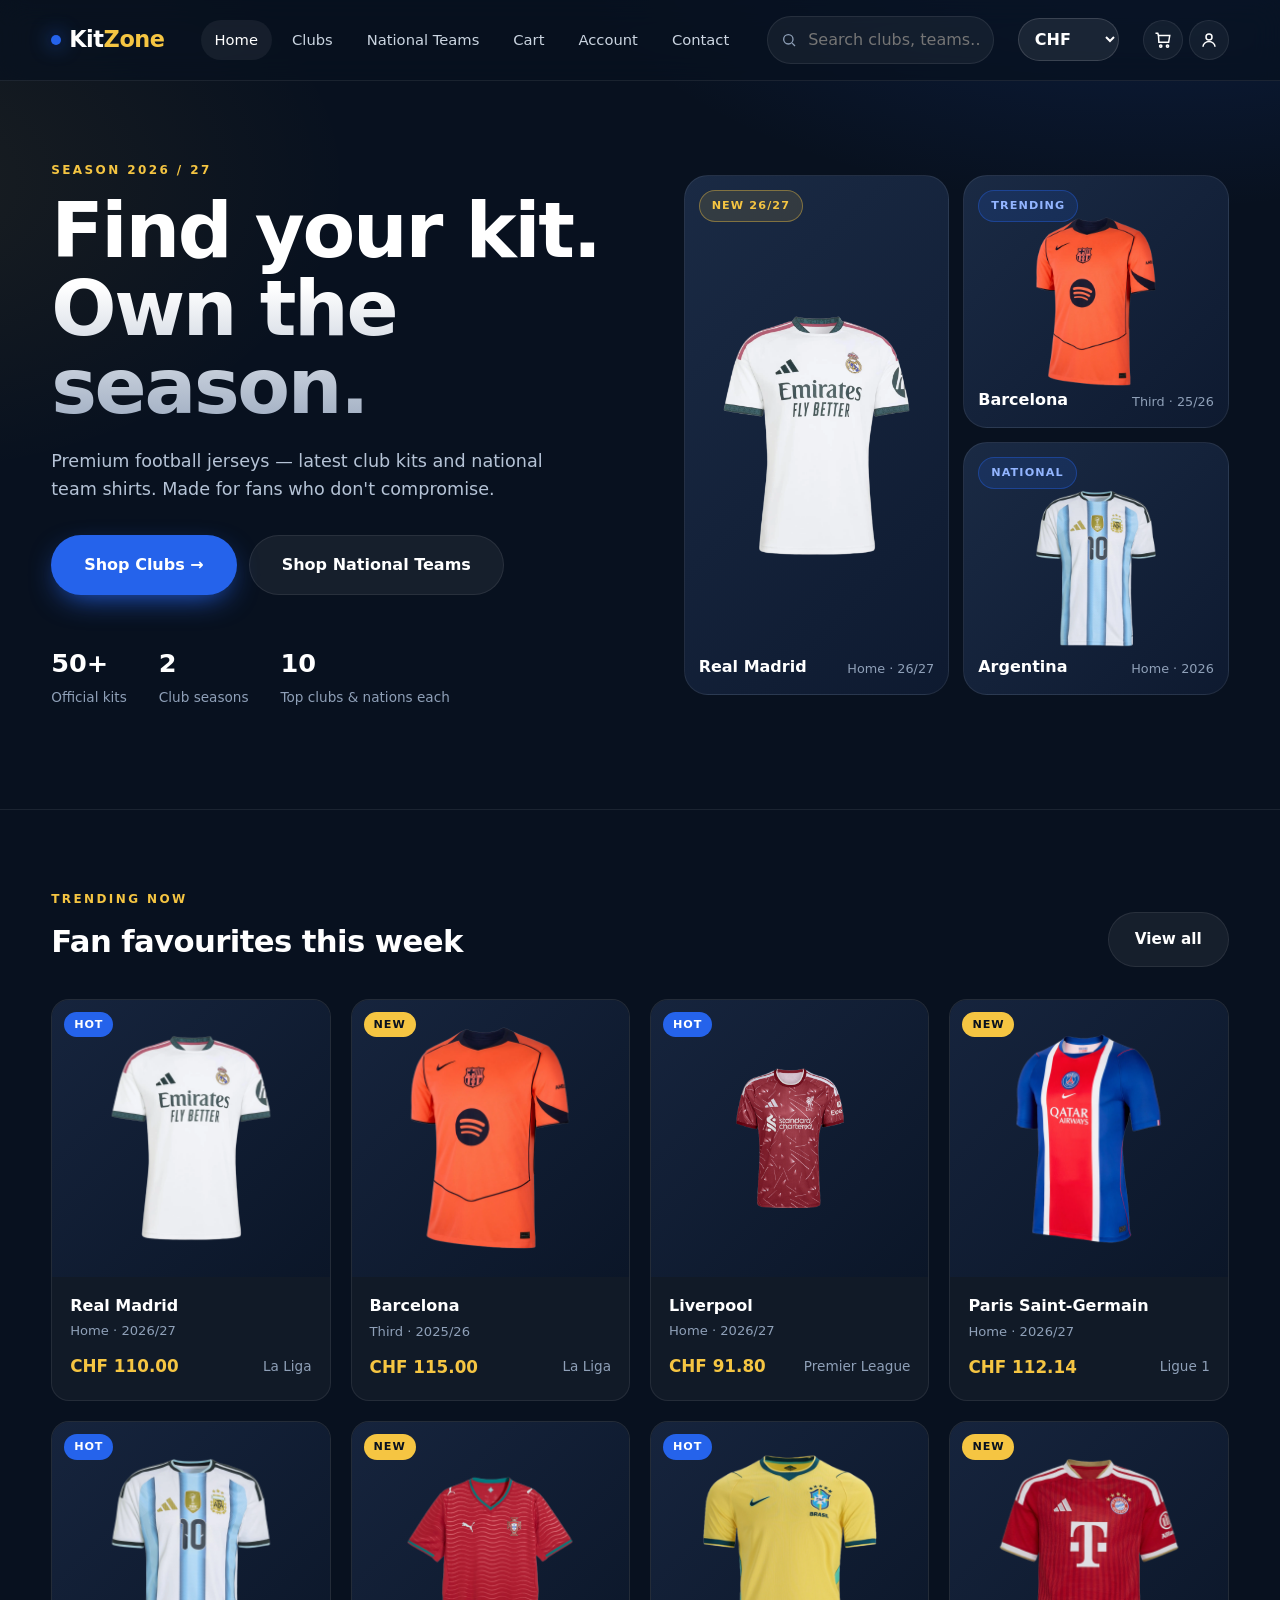
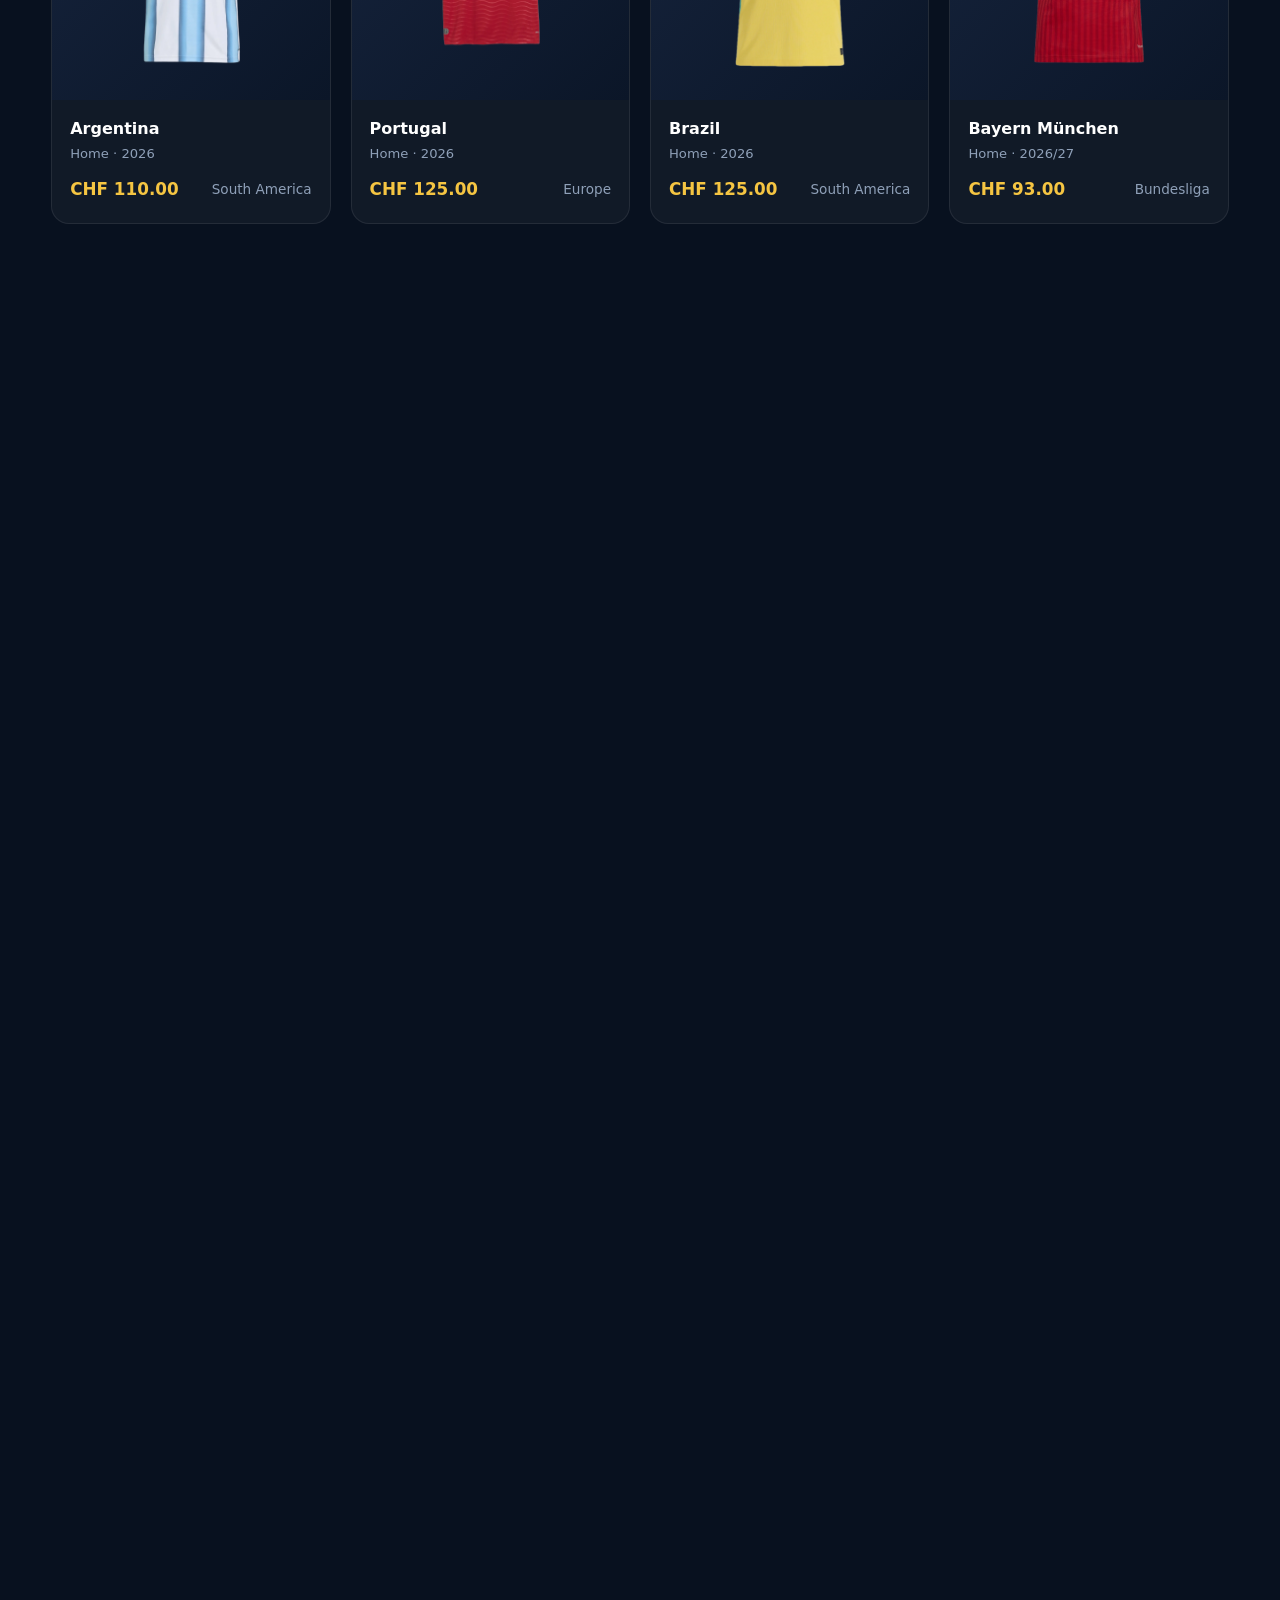
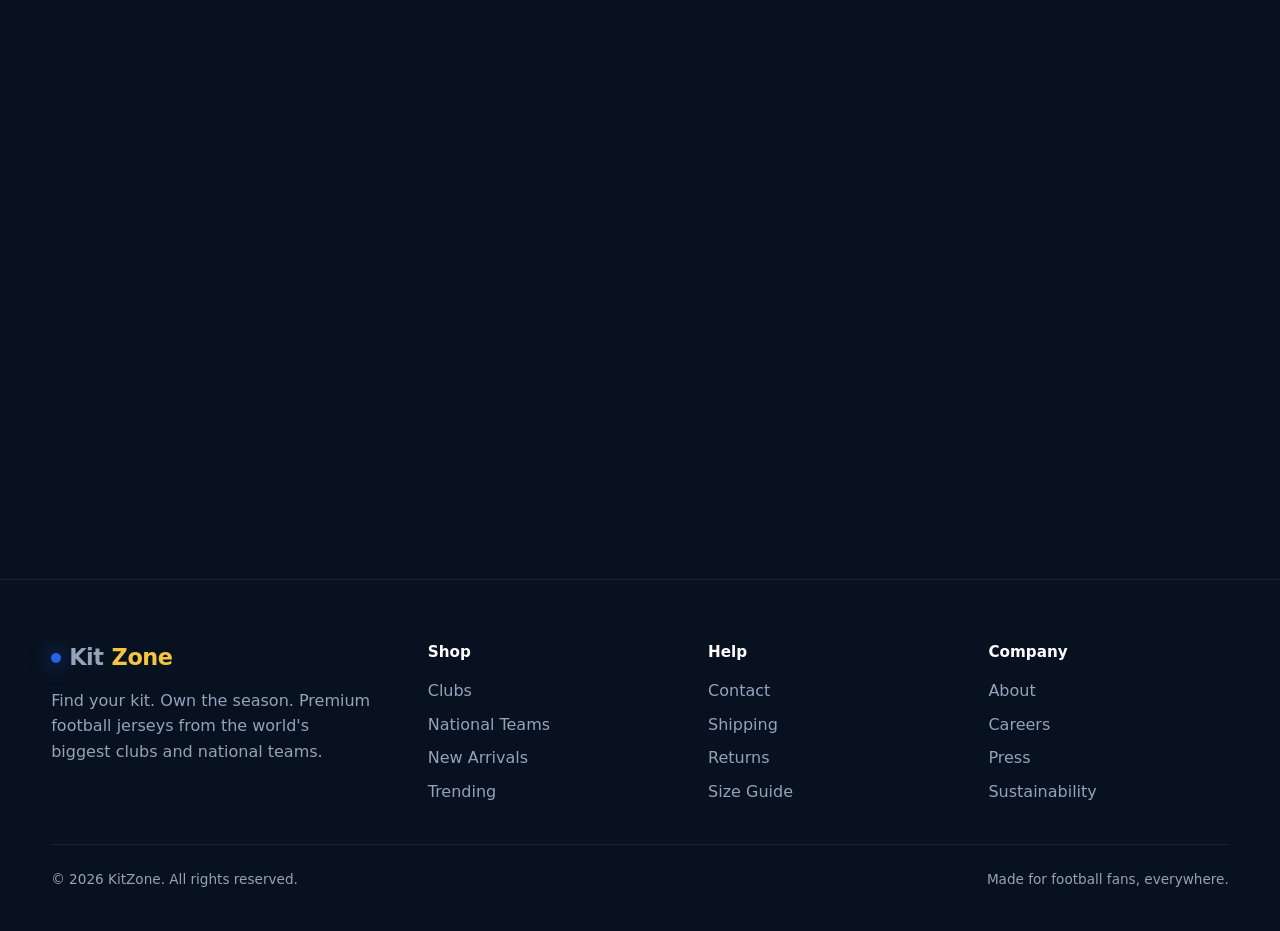
<file: index.html>
<!doctype html>
<html lang="en">
  <head>
    <meta charset="utf-8" />
    <meta name="viewport" content="width=device-width,initial-scale=1" />
    <title>KitZone — Find your kit. Own the season.</title>
    <meta
      name="description"
      content="Premium football jerseys from clubs and national teams."
    />
    <link rel="stylesheet" href="css/style.css" />
  </head>
  <body data-page="home">
    <header class="header" data-header></header>

    <section class="hero">
      <div class="container hero-grid">
        <div class="reveal">
          <div class="eyebrow">Season 2026 / 27</div>
          <h1>Find your kit. Own the season.</h1>
          <p class="lead">
            Premium football jerseys — latest club kits and national team
            shirts. Made for fans who don't compromise.
          </p>

          <div class="hero-actions">
            <a href="clubs.html" class="btn btn-primary btn-lg">Shop Clubs →</a>
            <a href="nationalteams.html" class="btn btn-ghost btn-lg"
              >Shop National Teams</a
            >
          </div>

          <div class="hero-stats">
            <div>
              <strong id="kitCount">50+</strong><span>Official kits</span>
            </div>
            <div><strong>2</strong><span>Club seasons</span></div>
            <div><strong>10</strong><span>Top clubs & nations each</span></div>
          </div>
        </div>

        <div class="hero-visual reveal">
          <div class="hero-tile">
            <span class="badge gold">New 26/27</span>
            <div class="jersey" id="heroJ1"></div>
            <div class="jersey-caption">
              <strong>Real Madrid</strong><span>Home · 26/27</span>
            </div>
          </div>

          <div class="hero-tile">
            <span class="badge">Trending</span>
            <div class="jersey" id="heroJ2"></div>
            <div class="jersey-caption">
              <strong>Barcelona</strong><span>Third · 25/26</span>
            </div>
          </div>

          <div class="hero-tile">
            <span class="badge">National</span>
            <div class="jersey" id="heroJ3"></div>
            <div class="jersey-caption">
              <strong>Argentina</strong><span>Home · 2026</span>
            </div>
          </div>
        </div>
      </div>
    </section>

    <section class="section" id="trending">
      <div class="container">
        <div class="section-head reveal">
          <div>
            <div class="eyebrow">Trending Now</div>
            <h2>Fan favourites this week</h2>
          </div>
          <a href="clubs.html" class="btn btn-ghost">View all</a>
        </div>
        <div class="product-grid" id="trendingGrid"></div>
      </div>
    </section>

    <section class="section" id="new" style="padding-top: 0">
      <div class="container">
        <div class="section-head reveal">
          <div>
            <div class="eyebrow">Season 26 / 27</div>
            <h2>New arrivals</h2>
          </div>
          <a href="clubs.html" class="btn btn-ghost">Explore</a>
        </div>
        <div class="product-grid" id="newGrid"></div>
      </div>
    </section>

    <section class="section" style="padding-top: 0">
      <div class="container">
        <div class="section-head reveal">
          <div>
            <div class="eyebrow">By competition</div>
            <h2>Browse by league</h2>
          </div>
        </div>
        <div class="grid-cards reveal" id="leagueGrid"></div>
      </div>
    </section>

    <section class="section" style="padding-top: 0">
      <div class="container">
        <div class="section-head reveal">
          <div>
            <div class="eyebrow">Nations</div>
            <h2>Browse national teams</h2>
          </div>
          <a href="nationalteams.html" class="btn btn-ghost">All teams →</a>
        </div>
        <div class="grid-cards reveal" id="ntPreview"></div>
      </div>
    </section>

    <section class="section" style="padding-top: 0">
      <div class="container reveal">
        <div class="newsletter">
          <div class="eyebrow" style="color: var(--gold)">Newsletter</div>
          <h2>Kit drops, straight to your inbox.</h2>
          <p>
            Be first to know when new kits launch. No spam — only the good
            stuff.
          </p>

          <form id="newsForm" novalidate>
            <input
              type="email"
              placeholder="your@email.com"
              id="newsEmail"
              required
            />
            <button type="submit" class="btn btn-gold">Subscribe</button>
          </form>

          <div class="msg" id="newsMsg"></div>
        </div>
      </div>
    </section>

    <footer class="footer" data-footer></footer>

    <script src="js/data.js"></script>
    <script src="js/app.js"></script>

    <script>
      document.getElementById("kitCount").textContent = "50+";

      document.getElementById("heroJ1").innerHTML = window.renderJerseyImage(
        "club",
        "real",
        "2026/27",
        "Home",
        "Real Madrid Home 2026/27",
      );

      document.getElementById("heroJ2").innerHTML = window.renderJerseyImage(
        "club",
        "barca",
        "2025/26",
        "Third",
        "Barcelona Third 2025/26",
      );

      document.getElementById("heroJ3").innerHTML = window.renderJerseyImage(
        "country",
        "argentina",
        "2026",
        "Home",
        "Argentina Home 2026",
      );

      const trending = [
        { kind: "club", id: "real", season: "2026/27", type: "Home" },
        { kind: "club", id: "barca", season: "2025/26", type: "Third" },
        { kind: "club", id: "liverpool", season: "2026/27", type: "Home" },
        { kind: "club", id: "psg", season: "2026/27", type: "Home" },
        { kind: "country", id: "argentina", season: "2026", type: "Home" },
        { kind: "country", id: "portugal", season: "2026", type: "Home" },
        { kind: "country", id: "brazil", season: "2026", type: "Home" },
        { kind: "club", id: "bayern", season: "2026/27", type: "Home" },
      ];

      document.getElementById("trendingGrid").innerHTML = trending
        .map((item, index) => {
          const src =
            item.kind === "club"
              ? window.findClub(item.id)
              : window.findCountry(item.id);
          const price = window.getJerseyPrice(
            item.kind,
            item.id,
            item.season,
            item.type,
          );

          return `
      <a class="product-card reveal" href="${window.jerseyUrl(item.kind, item.id, item.season, item.type)}">
        <div class="img">
          <span class="tag ${index % 2 === 0 ? "blue" : ""}">${index % 2 === 0 ? "Hot" : "New"}</span>
          ${window.renderJerseyImage(item.kind, item.id, item.season, item.type, `${src.name} ${item.type}`)}
        </div>

        <div class="info">
          <h4>${src.name}</h4>
          <div class="sub">${item.type} · ${item.season}</div>
          <div class="row">
            <span class="price">${window.formatPrice(price)}</span>
            <span style="color:var(--muted);font-size:.85rem">
              ${item.kind === "club" ? src.league : src.continent}
            </span>
          </div>
        </div>
      </a>
    `;
        })
        .join("");

      document.getElementById("newGrid").innerHTML = window.clubs
        .slice(0, 8)
        .map((club) => {
          const price = window.getJerseyPrice(
            "club",
            club.id,
            "2026/27",
            "Home",
          );

          return `
      <a class="product-card reveal" href="${window.jerseyUrl("club", club.id, "2026/27", "Home")}">
        <div class="img">
          <span class="tag">New 26/27</span>
          ${window.renderJerseyImage("club", club.id, "2026/27", "Home", `${club.name} Home 2026/27`)}
        </div>

        <div class="info">
          <h4>${club.name}</h4>
          <div class="sub">Home Kit · 2026/27</div>
          <div class="row">
            <span class="price">${window.formatPrice(price)}</span>
            <span style="color:var(--muted);font-size:.85rem">${club.league}</span>
          </div>
        </div>
      </a>
    `;
        })
        .join("");

      const leagues = [
        {
          name: "Premier League",
          country: "England",
          img: "assets/logos/league/prem.png",
        },
        {
          name: "La Liga",
          country: "Spain",
          img: "assets/logos/league/laliga.png",
        },
        {
          name: "Bundesliga",
          country: "Germany",
          img: "assets/logos/league/bundesliga.png",
        },
        {
          name: "Serie A",
          country: "Italy",
          img: "assets/logos/league/seriea.png",
        },
        {
          name: "Ligue 1",
          country: "France",
          img: "assets/logos/league/ligue1.png",
        },
      ];

      document.getElementById("leagueGrid").innerHTML = leagues
        .map(
          (league) => `
      <a class="card" href="clubs.html?league=${encodeURIComponent(league.name)}">
        <div class="crest">
          <img class="team-logo-img" src="${league.img}" alt="${league.name} logo">
        </div>
        <h3>${league.name}</h3>
        <div class="meta">${league.country}</div>
        <div class="link">Explore clubs →</div>
      </a>
    `,
        )
        .join("");

      document.getElementById("ntPreview").innerHTML = window.nationalTeams
        .slice(0, 5)
        .map(
          (team) => `
    <a class="card" href="country.html?id=${team.id}">
      <div class="crest">
        ${window.renderLogo("country", team.id, `${team.name} logo`)}
      </div>
      <h3>${team.name}</h3>
      <div class="meta">${team.continent}</div>
      <div class="link">Browse jerseys →</div>
    </a>
  `,
        )
        .join("");

      document
        .getElementById("newsForm")
        .addEventListener("submit", (event) => {
          event.preventDefault();

          const email = document.getElementById("newsEmail").value.trim();
          const msg = document.getElementById("newsMsg");

          const ok = /^[^\s@]+@[^\s@]+\.[^\s@]+$/.test(email);

          if (!ok) {
            msg.textContent = "Please enter a valid email.";
            msg.className = "msg err";
            return;
          }

          msg.textContent = "You're in. Welcome to KitZone.";
          msg.className = "msg ok";
          event.target.reset();
        });

      document.querySelectorAll(".reveal").forEach((el) => {
        const io = new IntersectionObserver(
          (entries) => {
            entries.forEach((entry) => {
              if (entry.isIntersecting) {
                entry.target.classList.add("in");
                io.disconnect();
              }
            });
          },
          { threshold: 0.1 },
        );

        io.observe(el);
      });
    </script>
  </body>
</html>
</file>
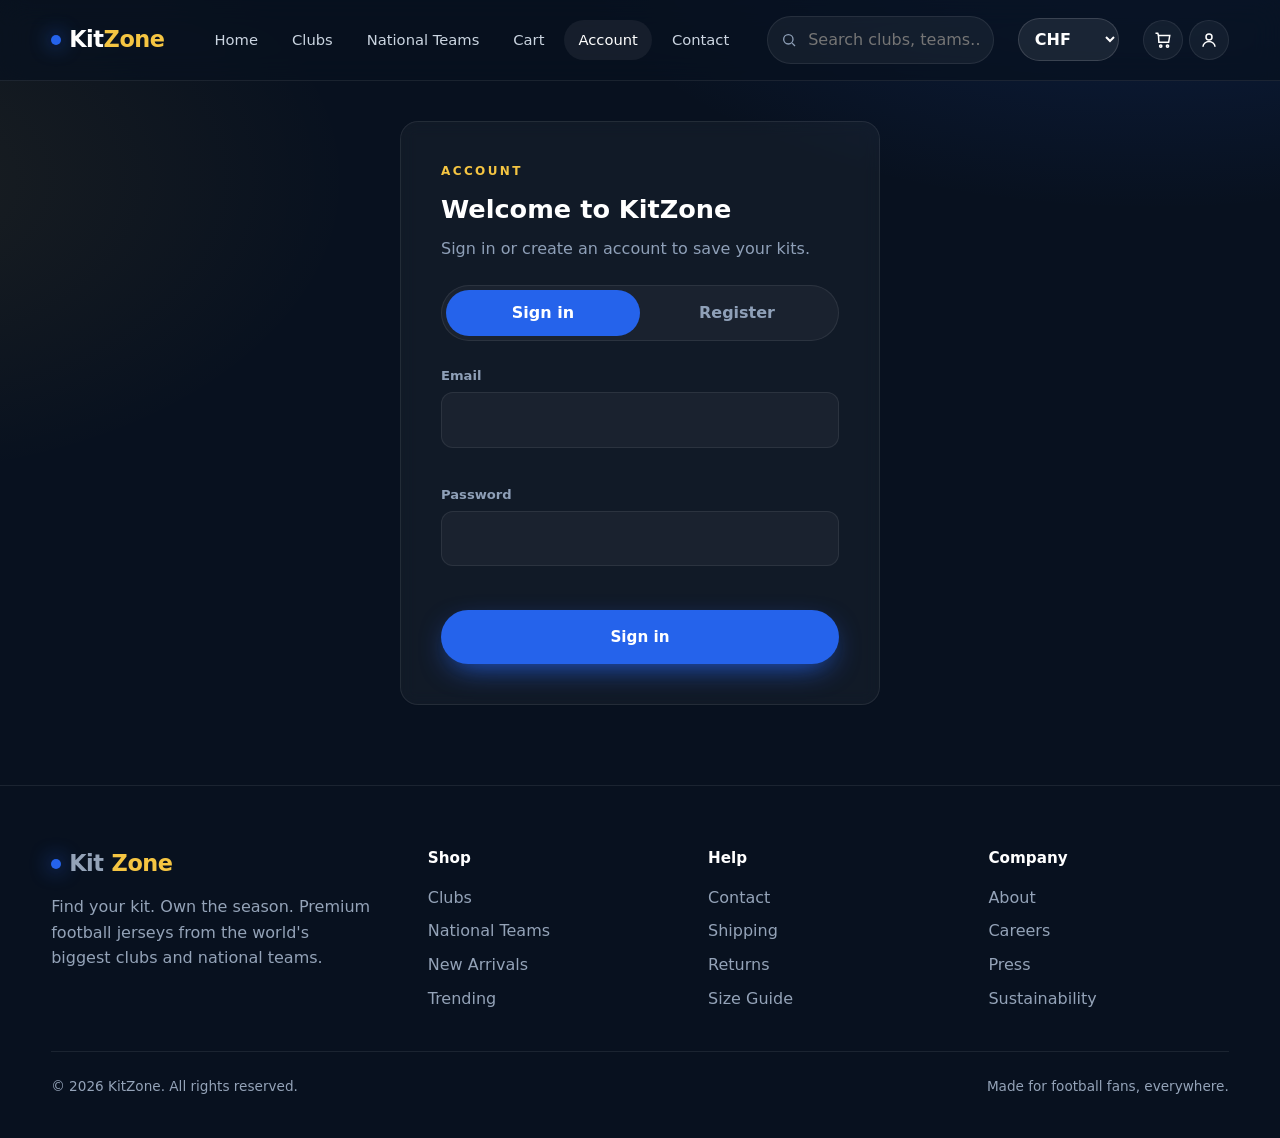
<file: account.html>
<!doctype html>
<html lang="en">
<head>
<meta charset="utf-8"/>
<meta name="viewport" content="width=device-width,initial-scale=1"/>
<title>Account — KitZone</title>
<link rel="stylesheet" href="css/style.css"/>
</head>
<body data-page="account">
<header class="header" data-header></header>

<section class="container">
  <div id="accountPanel"></div>
</section>

<footer class="footer" data-footer></footer>
<script src="js/data.js"></script>
<script src="js/app.js"></script>
<script>
  const panel = document.getElementById('accountPanel');

  function getUsers() { try { return JSON.parse(localStorage.getItem('kz_users')||'[]'); } catch { return []; } }
  function saveUsers(u) { localStorage.setItem('kz_users', JSON.stringify(u)); }
  function getCurrent() { try { return JSON.parse(localStorage.getItem('kz_user')||'null'); } catch { return null; } }
  function setCurrent(u) { if (u) localStorage.setItem('kz_user', JSON.stringify(u)); else localStorage.removeItem('kz_user'); }

  function renderAuth(tab = 'login') {
    panel.innerHTML = `
      <div class="form-panel">
        <div class="eyebrow">Account</div>
        <h2>Welcome to KitZone</h2>
        <p>Sign in or create an account to save your kits.</p>
        <div class="form-tabs">
          <button id="tabLogin" class="${tab==='login'?'active':''}">Sign in</button>
          <button id="tabSignup" class="${tab==='signup'?'active':''}">Register</button>
        </div>
        <div id="formHolder"></div>
      </div>
    `;
    document.getElementById('tabLogin').onclick = () => renderAuth('login');
    document.getElementById('tabSignup').onclick = () => renderAuth('signup');
    document.getElementById('formHolder').innerHTML = tab === 'login' ? loginForm() : signupForm();
    wireForm(tab);
  }

  function loginForm() {
    return `
      <form id="authForm" novalidate>
        <div class="form-group"><label>Email</label><input type="email" id="email"/><div class="err" data-for="email"></div></div>
        <div class="form-group"><label>Password</label><input type="password" id="password"/><div class="err" data-for="password"></div></div>
        <button class="btn btn-primary" type="submit">Sign in</button>
      </form>
    `;
  }
  function signupForm() {
    return `
      <form id="authForm" novalidate>
        <div class="form-group"><label>Name</label><input type="text" id="name"/><div class="err" data-for="name"></div></div>
        <div class="form-group"><label>Email</label><input type="email" id="email"/><div class="err" data-for="email"></div></div>
        <div class="form-group"><label>Password</label><input type="password" id="password"/><div class="err" data-for="password"></div></div>
        <button class="btn btn-primary" type="submit">Create account</button>
      </form>
    `;
  }
  function err(id, msg) { const el = document.querySelector(`[data-for="${id}"]`); if (el) el.textContent = msg||''; }

  function wireForm(tab) {
    document.getElementById('authForm').addEventListener('submit', e => {
      e.preventDefault();
      ['name','email','password'].forEach(k => err(k,''));
      const email = document.getElementById('email').value.trim();
      const password = document.getElementById('password').value;
      if (!/^[^\s@]+@[^\s@]+\.[^\s@]+$/.test(email)) return err('email','Invalid email.');
      if (password.length < 6) return err('password','Min 6 characters.');
      const users = getUsers();
      if (tab === 'signup') {
        const name = document.getElementById('name').value.trim();
        if (name.length < 2) return err('name','Enter your name.');
        if (users.find(u => u.email === email)) return err('email','Email already registered.');
        const user = { name, email, password };
        users.push(user); saveUsers(users); setCurrent(user); render();
      } else {
        const u = users.find(u => u.email === email && u.password === password);
        if (!u) return err('password','Invalid credentials.');
        setCurrent(u); render();
      }
    });
  }

  function renderProfile(user) {
    panel.innerHTML = `
      <div class="form-panel">
        <div class="profile-card">
          <div class="avatar">${user.name.charAt(0).toUpperCase()}</div>
          <div>
            <h3>Hallo, ${user.name}</h3>
            <p>${user.email}</p>
          </div>
          <button class="btn btn-ghost" id="logoutBtn">Logout</button>
        </div>
        <h3 style="margin-bottom:14px">Profile settings</h3>
        <form id="profileForm">
          <div class="form-group"><label>Name</label><input type="text" id="pName" value="${user.name}"/></div>
          <div class="form-group"><label>Email</label><input type="email" id="pEmail" value="${user.email}"/></div>
          <div class="form-group"><label>New password (optional)</label><input type="password" id="pPass" placeholder="Leave blank to keep current"/></div>
          <button class="btn btn-primary" type="submit">Save changes</button>
          <div class="err" id="profileMsg" style="text-align:center;margin-top:10px"></div>
        </form>
      </div>
    `;
    document.getElementById('logoutBtn').onclick = () => { setCurrent(null); render(); };
    document.getElementById('profileForm').addEventListener('submit', e => {
      e.preventDefault();
      const name = document.getElementById('pName').value.trim();
      const email = document.getElementById('pEmail').value.trim();
      const pass = document.getElementById('pPass').value;
      const msg = document.getElementById('profileMsg');
      if (name.length < 2 || !/^[^\s@]+@[^\s@]+\.[^\s@]+$/.test(email)) { msg.textContent='Check your inputs.'; msg.style.color='#ff9b9b'; return; }
      const users = getUsers();
      const idx = users.findIndex(u => u.email === user.email);
      if (idx < 0) return;
      users[idx].name = name; users[idx].email = email;
      if (pass && pass.length >= 6) users[idx].password = pass;
      saveUsers(users); setCurrent(users[idx]);
      msg.textContent='Saved.'; msg.style.color='#7ee2b8';
      setTimeout(render, 700);
    });
  }

  function render() {
    const u = getCurrent();
    if (u) renderProfile(u); else renderAuth('login');
  }
  render();
</script>
</body>
</html>
</file>
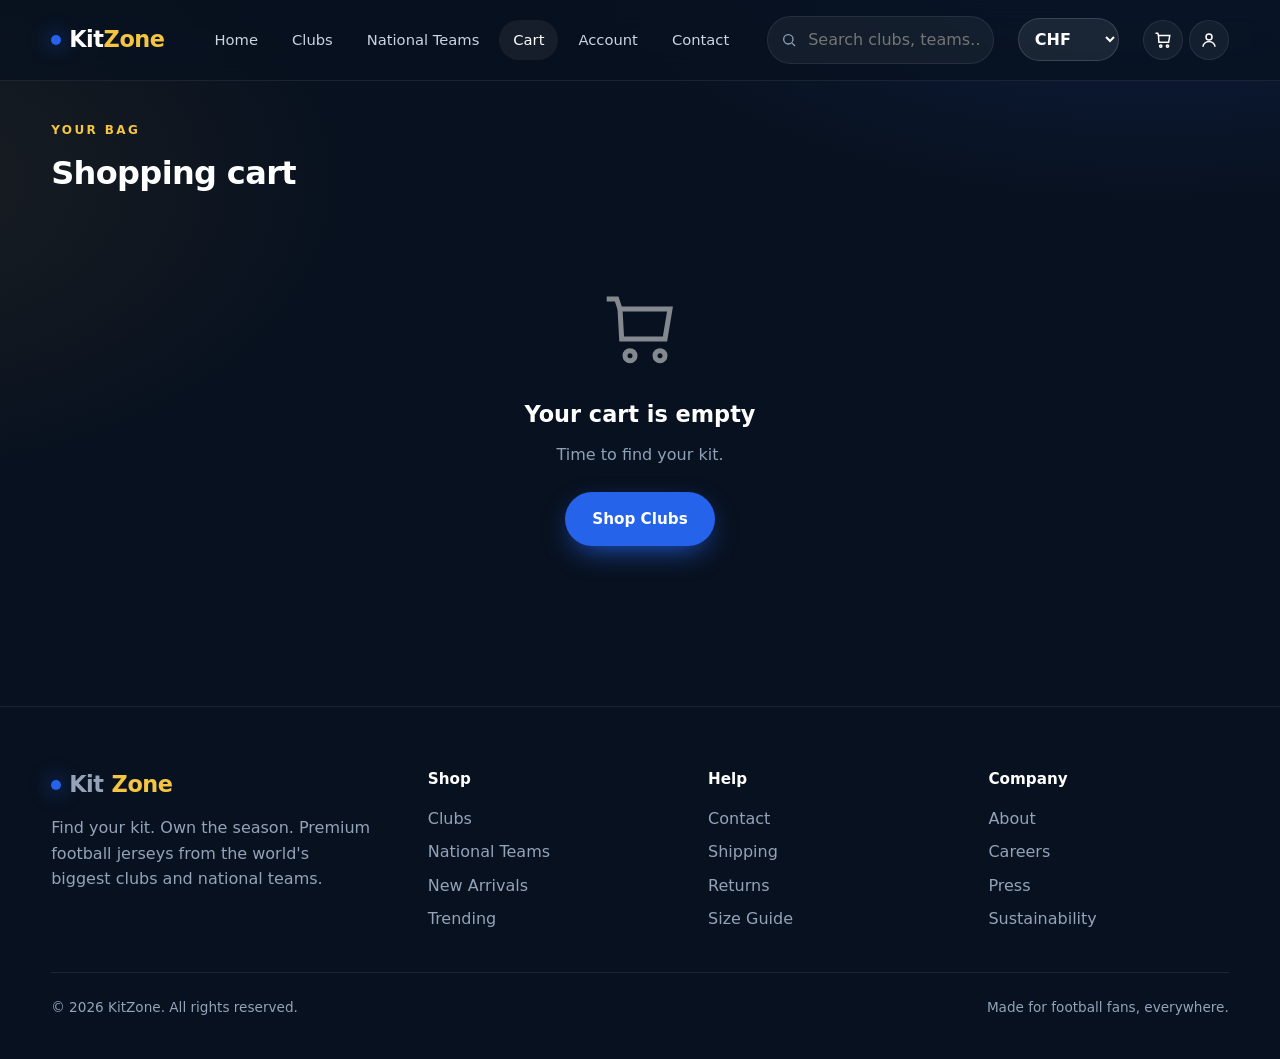
<file: cart.html>
<!doctype html>
<html lang="en">
  <head>
    <meta charset="utf-8" />
    <meta name="viewport" content="width=device-width,initial-scale=1" />
    <title>Cart — KitZone</title>
    <link rel="stylesheet" href="css/style.css" />
  </head>
  <body data-page="cart">
    <header class="header" data-header></header>

    <section class="container">
      <div style="padding: 40px 0 10px">
        <div class="eyebrow">Your bag</div>
        <h1 style="font-size: 2rem; font-weight: 900; letter-spacing: -0.02em">
          Shopping cart
        </h1>
      </div>

      <div id="cartWrap"></div>
    </section>

    <footer class="footer" data-footer></footer>

    <script src="js/data.js"></script>
    <script src="js/app.js"></script>
    <script>
      const wrap = document.getElementById("cartWrap");

      function cartItemTotalInSelectedCurrency(item) {
        return window.convertPrice(item.price) * (item.qty || 1);
      }

      function render() {
        const cart = getCart();

        if (!cart.length) {
          wrap.innerHTML = `
        <div class="empty-cart">
          <svg viewBox="0 0 24 24" fill="none" stroke="currentColor" stroke-width="1.5">
            <path d="M6 6h15l-1.5 9h-13z"/>
            <circle cx="9" cy="20" r="1.5"/>
            <circle cx="18" cy="20" r="1.5"/>
            <path d="M6 6L5 3H2"/>
          </svg>
          <h2 style="font-size:1.4rem;margin-bottom:10px">Your cart is empty</h2>
          <p style="color:var(--muted);margin-bottom:24px">Time to find your kit.</p>
          <a href="clubs.html" class="btn btn-primary">Shop Clubs</a>
        </div>
      `;
          return;
        }

        const subtotal = cart.reduce(
          (sum, item) => sum + cartItemTotalInSelectedCurrency(item),
          0,
        );
        const shipping = subtotal > 150 ? 0 : 9.9;
        const total = subtotal + shipping;

        wrap.innerHTML = `
      <div class="cart-layout">
        <div class="cart-items">
          ${cart
            .map(
              (item, idx) => `
              <div class="cart-item">
                <div class="img">
                  <img class="real-jersey-img" src="${item.image}" alt="${item.teamName} ${item.type}">
                </div>

                <div>
                  <h4>${item.teamName} — ${item.type}</h4>
                  <div class="sub">${item.kind === "club" ? "Season" : "Year"} ${item.season}</div>

                  <div class="details">
                    <span>Size ${item.size}</span>
                    ${
                      item.perso
                        ? `<span>${item.perso.name} #${item.perso.number}</span>`
                        : `<span>No personalisation</span>`
                    }
                    <span>${item.manufacturer || ""}</span>
                  </div>
                </div>

                <div class="right">
                  <div class="qty">
                    <button data-act="dec" data-idx="${idx}">−</button>
                    <span>${item.qty || 1}</span>
                    <button data-act="inc" data-idx="${idx}">+</button>
                  </div>

                  <div style="font-weight:800;color:var(--gold)">
                    ${window.formatConvertedNumber(cartItemTotalInSelectedCurrency(item))}
                  </div>

                  <button class="remove" data-act="rm" data-idx="${idx}">Remove</button>
                </div>
              </div>
            `,
            )
            .join("")}
        </div>

        <div class="cart-summary">
          <h3>Order summary</h3>

          <div class="summary-row">
            <span>Subtotal</span>
            <span>${window.formatConvertedNumber(subtotal)}</span>
          </div>

          <div class="summary-row">
            <span>Shipping</span>
            <span>${shipping ? window.formatConvertedNumber(shipping) : "Free"}</span>
          </div>

          <div class="summary-row total">
            <span>Total</span>
            <span>${window.formatConvertedNumber(total)}</span>
          </div>

          <button 
            class="btn btn-gold" 
            style="width:100%;margin-top:20px" 
            onclick="alert('This is a demo checkout — thanks for trying KitZone!')"
          >
            Checkout
          </button>

          <p style="color:var(--muted);font-size:.8rem;text-align:center;margin-top:12px">
            Free shipping over ${window.formatConvertedNumber(150)} · 30-day returns
          </p>
        </div>
      </div>
    `;

        wrap.querySelectorAll("[data-act]").forEach((btn) => {
          btn.addEventListener("click", () => {
            const idx = Number(btn.dataset.idx);
            const cart = getCart();

            if (btn.dataset.act === "inc") {
              cart[idx].qty = (cart[idx].qty || 1) + 1;
            }

            if (btn.dataset.act === "dec") {
              cart[idx].qty = Math.max(1, (cart[idx].qty || 1) - 1);
            }

            if (btn.dataset.act === "rm") {
              cart.splice(idx, 1);
            }

            saveCart(cart);
            render();
          });
        });
      }

      render();
    </script>
  </body>
</html>
</file>
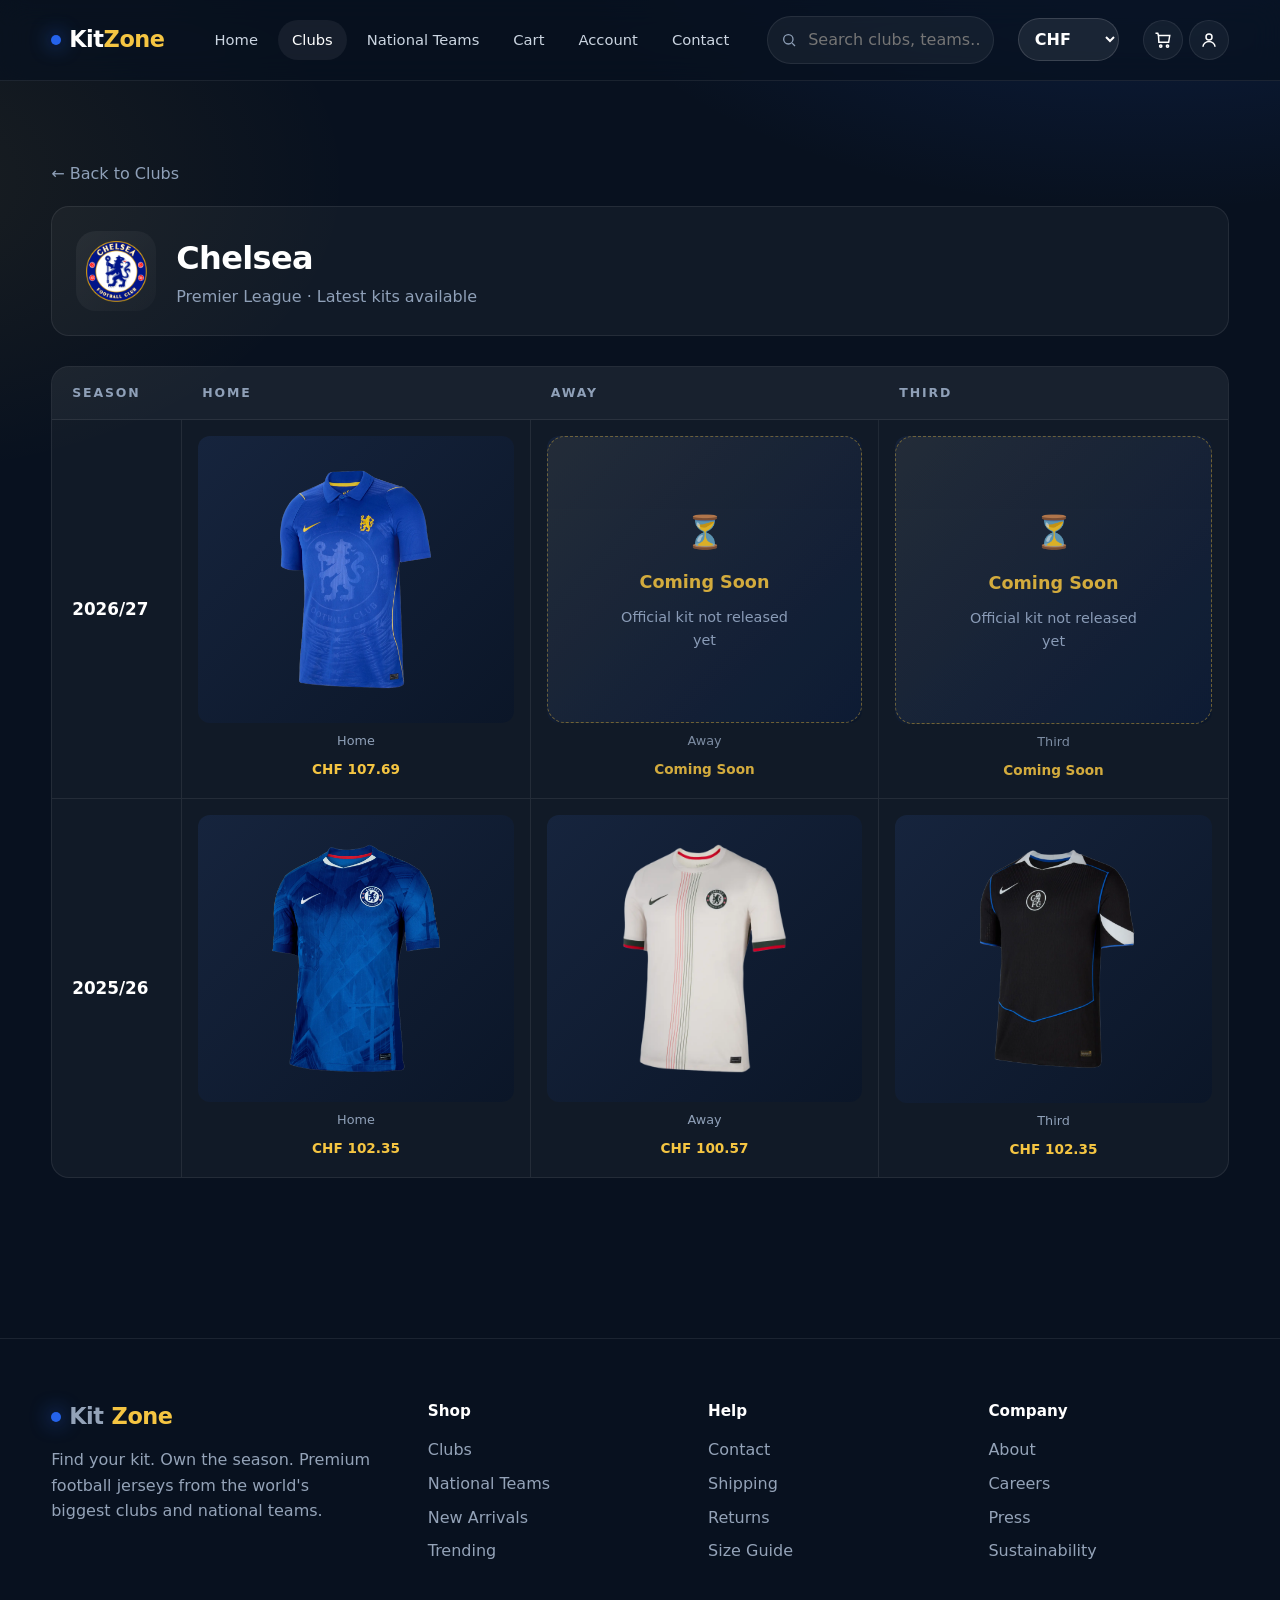
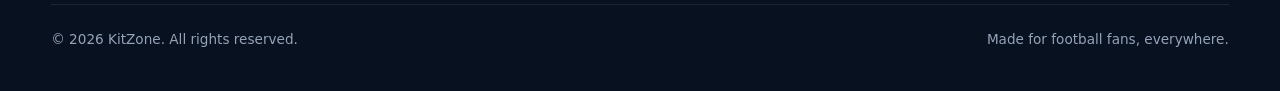
<file: club.html>
<!doctype html>
<html lang="en">
  <head>
    <meta charset="utf-8" />
    <meta name="viewport" content="width=device-width,initial-scale=1" />
    <title>Club — KitZone</title>
    <link rel="stylesheet" href="css/style.css" />
  </head>
  <body data-page="clubs">
    <header class="header" data-header></header>

    <section class="section">
      <div class="container">
        <a href="clubs.html" class="back-link">← Back to Clubs</a>
        <div id="clubHead"></div>

        <div class="jersey-table reveal in">
          <div class="jersey-table-head">
            <div>Season</div>
            <div>Home</div>
            <div>Away</div>
            <div>Third</div>
          </div>
          <div id="seasonRows"></div>
        </div>
      </div>
    </section>

    <footer class="footer" data-footer></footer>

    <script src="js/data.js"></script>
    <script src="js/app.js"></script>
    <script>
      const id = window.qp("id") || "chelsea";
      const club = window.findClub(id);

      if (!club) {
        location.href = "clubs.html";
      }

      document.title = `${club.name} — KitZone`;

      document.getElementById("clubHead").innerHTML = `
    <div class="season-header">
      <div class="crest-lg">
  ${window.renderLogo("club", club.id, `${club.name} logo`)}
</div>
      <div>
        <h1>${club.name}</h1>
        <div class="meta">${club.league} · Latest kits available</div>
      </div>
    </div>
  `;

      document.getElementById("seasonRows").innerHTML = window.clubSeasons
        .map((s) => {
          const cell = (type) => {
            const imagePath = window.getJerseyImage("club", club.id, s, type);
            const isComingSoon = !imagePath;
            const price = window.getJerseyPrice("club", club.id, s, type);

            return `
          <a 
            class="jersey-cell ${isComingSoon ? "disabled-link" : ""}" 
            href="${isComingSoon ? "#" : window.jerseyUrl("club", club.id, s, type)}"
            ${isComingSoon ? 'onclick="return false;"' : ""}
          >
            <div class="thumb">
              ${window.renderJerseyImage("club", club.id, s, type, `${club.name} ${type} ${s}`)}
            </div>
            <div class="label">${type}</div>
            <div class="price">
              ${isComingSoon ? "Coming Soon" : window.formatPrice(price)}
            </div>
          </a>
        `;
          };

          return `
        <div class="jersey-table-row">
          <div class="season-label">${s}</div>
          ${cell("Home")}
          ${cell("Away")}
          ${cell("Third")}
        </div>
      `;
        })
        .join("");
    </script>
  </body>
</html>
</file>
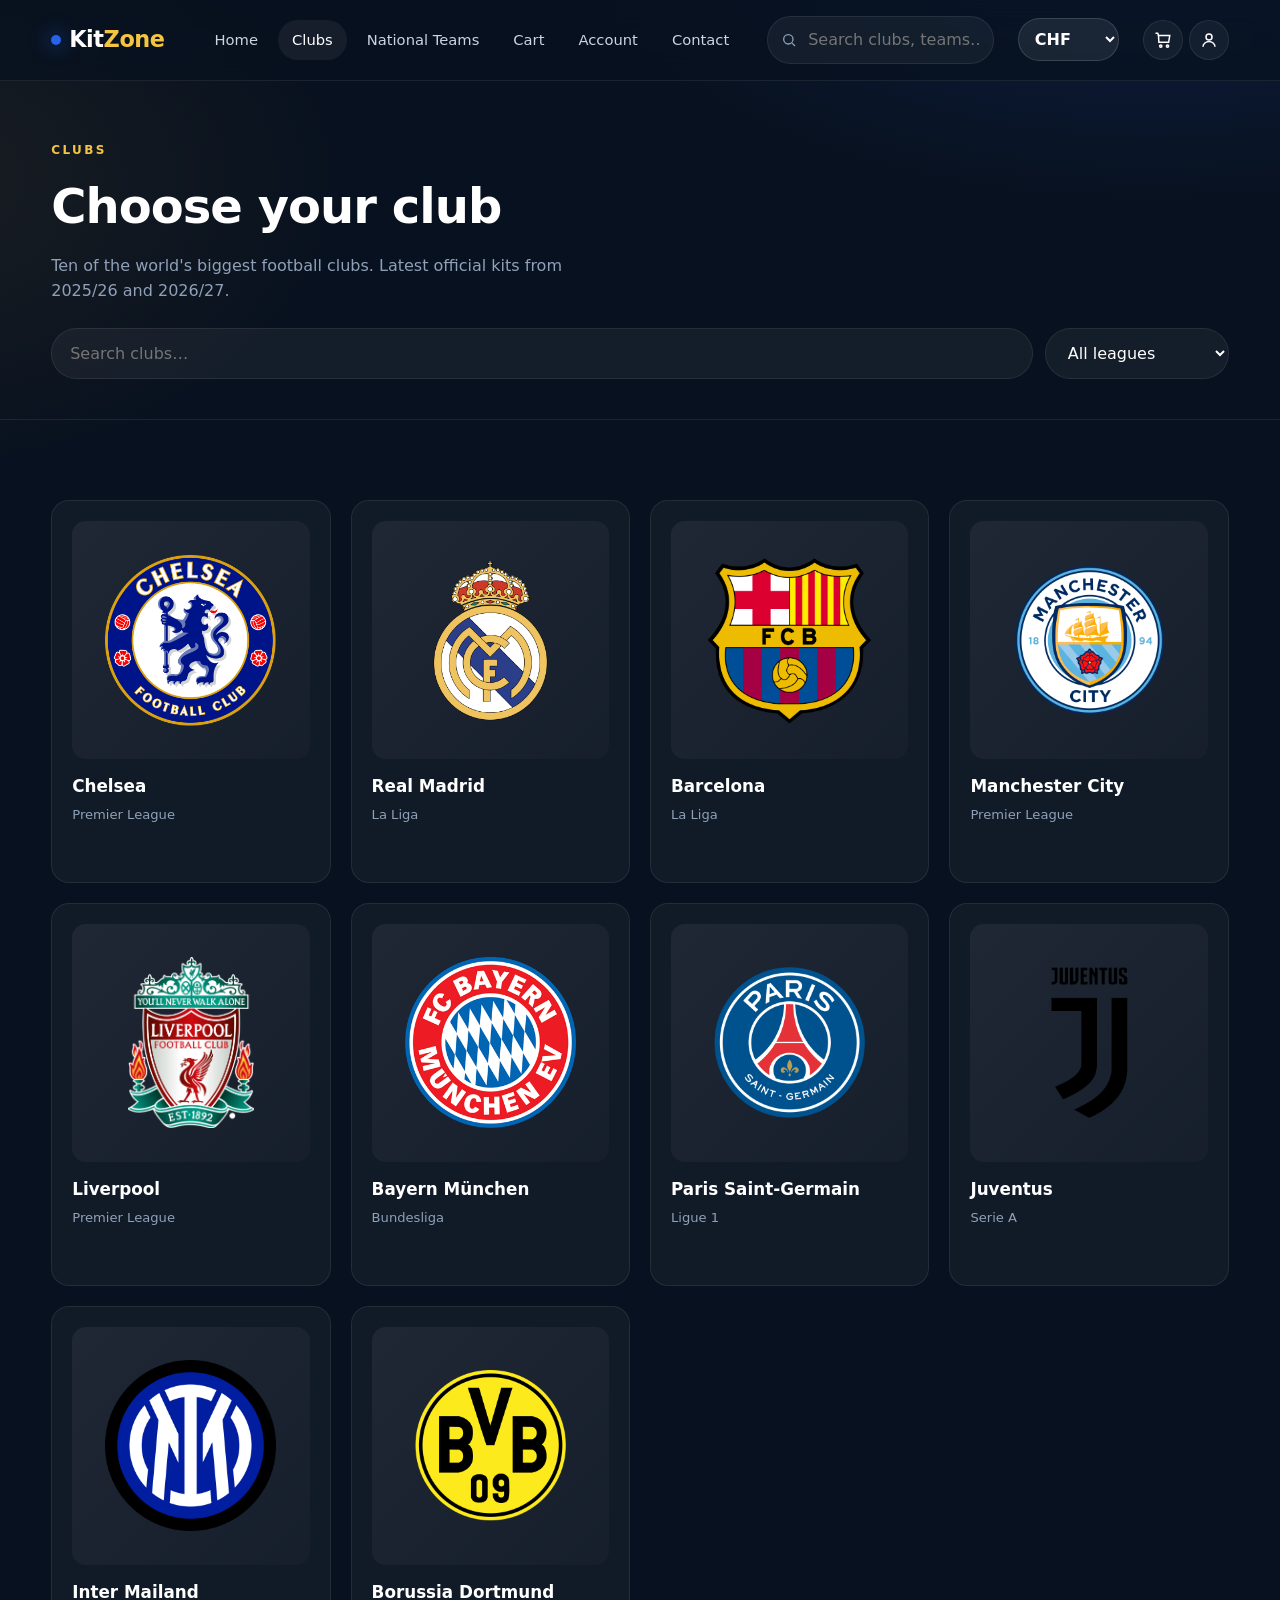
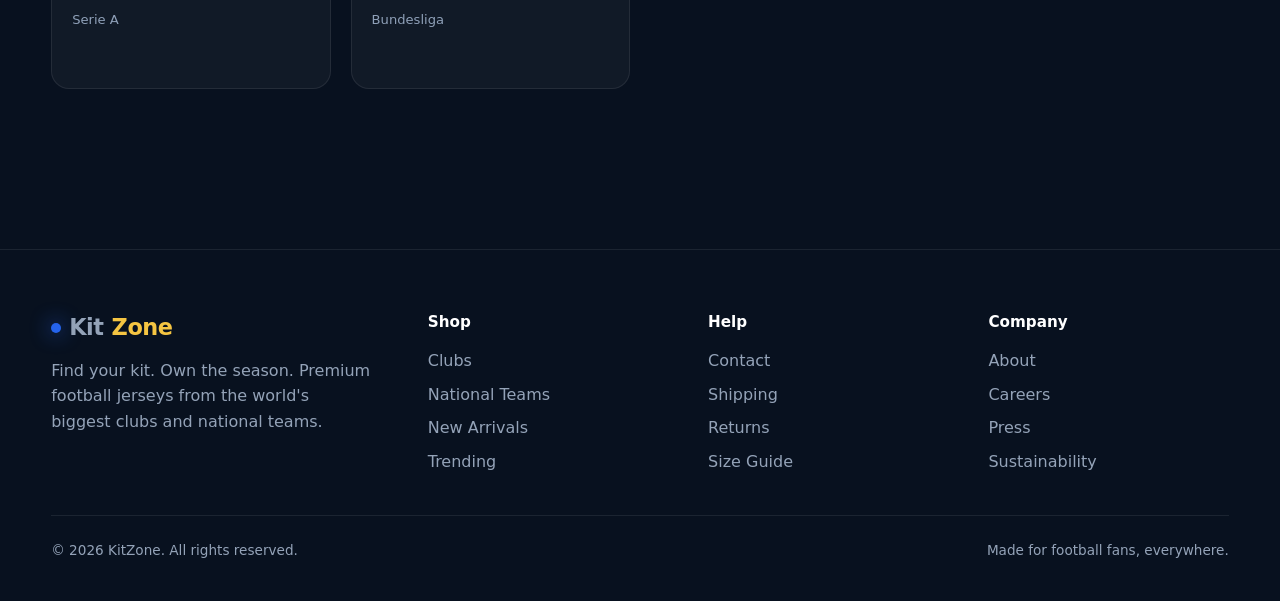
<file: clubs.html>
<!doctype html>
<html lang="en">
  <head>
    <meta charset="utf-8" />
    <meta name="viewport" content="width=device-width,initial-scale=1" />
    <title>Clubs — KitZone</title>
    <meta
      name="description"
      content="Browse football clubs and shop their official jerseys across every season."
    />
    <link rel="stylesheet" href="css/style.css" />
  </head>
  <body data-page="clubs">
    <header class="header" data-header></header>

    <section class="page-hero">
      <div class="container">
        <div class="eyebrow">Clubs</div>
        <h1>Choose your club</h1>
        <p>
          Ten of the world's biggest football clubs. Latest official kits from
          2025/26 and 2026/27.
        </p>
        <div class="filter-bar">
          <div class="relative">
            <input
              type="text"
              id="clubSearch"
              placeholder="Search clubs…"
              autocomplete="off"
            />
            <div class="search-suggestions" id="clubSuggest"></div>
          </div>
          <select id="leagueFilter">
            <option value="">All leagues</option>
            <option>Premier League</option>
            <option>La Liga</option>
            <option>Bundesliga</option>
            <option>Serie A</option>
            <option>Ligue 1</option>
          </select>
        </div>
      </div>
    </section>

    <section class="section">
      <div class="container">
        <div class="grid-cards" id="clubsGrid"></div>
      </div>
    </section>

    <footer class="footer" data-footer></footer>
    <script src="js/data.js"></script>
    <script src="js/app.js"></script>
    <script>
      const grid = document.getElementById("clubsGrid");
      const search = document.getElementById("clubSearch");
      const leagueSel = document.getElementById("leagueFilter");
      const suggest = document.getElementById("clubSuggest");

      // Prefill from ?league=
      const pre = window.qp("league");
      if (pre) leagueSel.value = pre;

      function render() {
        const q = search.value.trim().toLowerCase();
        const lg = leagueSel.value;
        const list = window.clubs.filter(
          (c) =>
            (!q || c.name.toLowerCase().includes(q)) &&
            (!lg || c.league === lg),
        );
        if (!list.length) {
          grid.innerHTML = `<div style="grid-column:1/-1;color:var(--muted);padding:40px 0">No clubs match your search.</div>`;
          return;
        }
        grid.innerHTML = list
          .map(
            (c) => `
      <a class="card reveal in" href="club.html?id=${c.id}">
        <div class="crest">${window.renderLogo("club", c.id, `${c.name} logo`)}</div>
        <h3>${c.name}</h3>
        <div class="meta">${c.league}</div>
        <div class="link">Browse Jerseys →</div>
      </a>
    `,
          )
          .join("");
      }

      function renderSuggest() {
        const q = search.value.trim().toLowerCase();
        if (!q) {
          suggest.classList.remove("show");
          return;
        }
        const list = window.clubs
          .filter((c) => c.name.toLowerCase().includes(q))
          .slice(0, 5);
        if (!list.length) {
          suggest.classList.remove("show");
          return;
        }
        suggest.innerHTML = list
          .map(
            (c) =>
              `<a href="club.html?id=${c.id}"><span>${c.name}</span><span class="badge">${c.league}</span></a>`,
          )
          .join("");
        suggest.classList.add("show");
      }

      search.addEventListener("input", () => {
        render();
        renderSuggest();
      });
      leagueSel.addEventListener("change", render);
      document.addEventListener("click", (e) => {
        if (!search.parentElement.contains(e.target))
          suggest.classList.remove("show");
      });
      render();
    </script>
  </body>
</html>
</file>
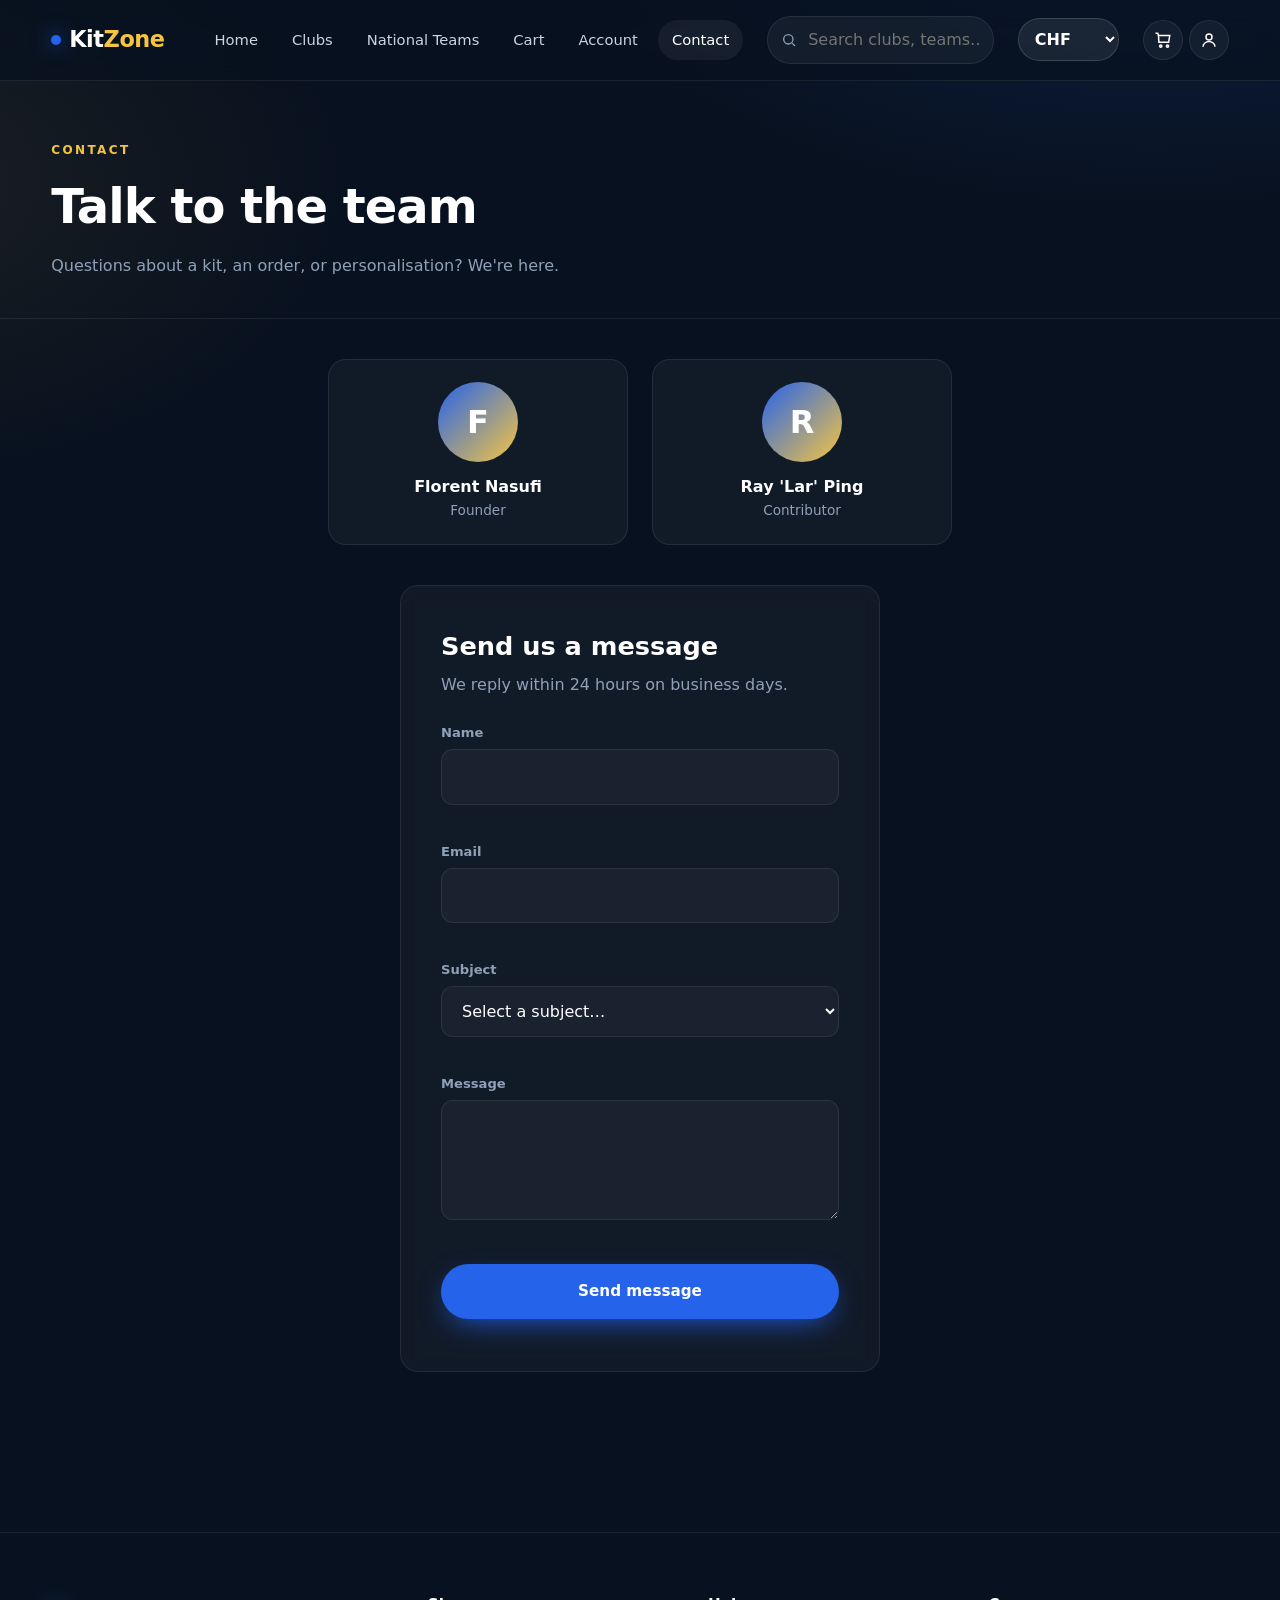
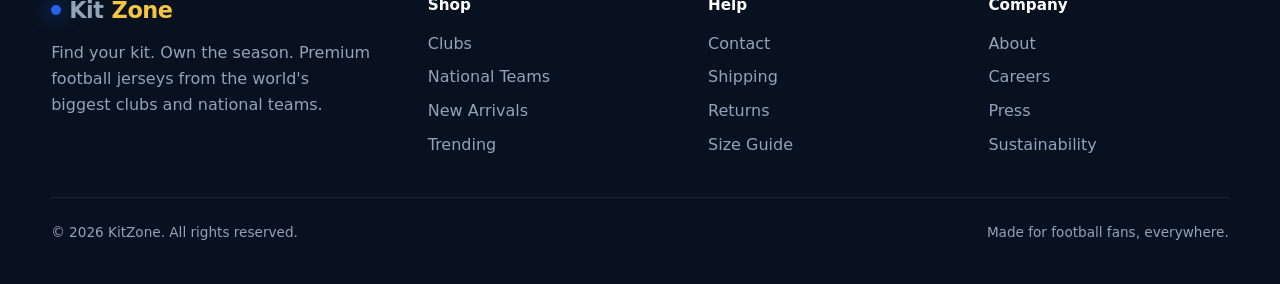
<file: contact.html>
<!doctype html>
<html lang="en">
  <head>
    <meta charset="utf-8" />
    <meta name="viewport" content="width=device-width,initial-scale=1" />
    <title>Contact — KitZone</title>
    <meta name="description" content="Get in touch with the KitZone team." />
    <link rel="stylesheet" href="css/style.css" />
  </head>
  <body data-page="contact">
    <header class="header" data-header></header>

    <section class="page-hero">
      <div class="container">
        <div class="eyebrow">Contact</div>
        <h1>Talk to the team</h1>
        <p>Questions about a kit, an order, or personalisation? We're here.</p>
      </div>
    </section>

    <section class="section" style="padding-top: 40px">
      <div class="container">
        <div class="team-grid reveal in">
          <div class="team-card">
            <div class="avatar">F</div>
            <h4>Florent Nasufi</h4>
            <div class="role">Founder</div>
          </div>
          <div class="team-card">
            <div class="avatar">R</div>
            <h4>Ray 'Lar' Ping</h4>
            <div class="role">Contributor</div>
          </div>
        </div>

        <div class="form-panel">
          <h2>Send us a message</h2>
          <p>We reply within 24 hours on business days.</p>
          <form id="contactForm" novalidate>
            <div class="form-group">
              <label>Name</label><input id="cName" type="text" />
              <div class="err" data-for="cName"></div>
            </div>
            <div class="form-group">
              <label>Email</label><input id="cEmail" type="email" />
              <div class="err" data-for="cEmail"></div>
            </div>
            <div class="form-group">
              <label>Subject</label>
              <select id="cSubject">
                <option value="">Select a subject…</option>
                <option>Order</option>
                <option>Return</option>
                <option>Product question</option>
                <option>Personalisation</option>
                <option>Other</option>
              </select>
              <div class="err" data-for="cSubject"></div>
            </div>
            <div class="form-group">
              <label>Message</label><textarea id="cMessage"></textarea>
              <div class="err" data-for="cMessage"></div>
            </div>
            <button class="btn btn-primary" type="submit">Send message</button>
            <div
              class="err"
              id="cResult"
              style="text-align: center; margin-top: 12px"
            ></div>
          </form>
        </div>
      </div>
    </section>

    <footer class="footer" data-footer></footer>
    <script src="js/data.js"></script>
    <script src="js/app.js"></script>
    <script>
      function seterr(id, msg) {
        document.querySelector(`[data-for="${id}"]`).textContent = msg || "";
      }
      document.getElementById("contactForm").addEventListener("submit", (e) => {
        e.preventDefault();
        ["cName", "cEmail", "cSubject", "cMessage"].forEach((id) =>
          seterr(id, ""),
        );
        const name = document.getElementById("cName").value.trim();
        const email = document.getElementById("cEmail").value.trim();
        const subject = document.getElementById("cSubject").value;
        const message = document.getElementById("cMessage").value.trim();
        let ok = true;
        if (name.length < 2) {
          seterr("cName", "Please enter your name.");
          ok = false;
        }
        if (!/^[^\s@]+@[^\s@]+\.[^\s@]+$/.test(email)) {
          seterr("cEmail", "Invalid email.");
          ok = false;
        }
        if (!subject) {
          seterr("cSubject", "Choose a subject.");
          ok = false;
        }
        if (message.length < 10) {
          seterr("cMessage", "Message must be at least 10 characters.");
          ok = false;
        }
        const result = document.getElementById("cResult");
        if (!ok) {
          result.textContent = "";
          return;
        }
        result.textContent = "Message sent — we'll get back to you soon.";
        result.style.color = "#7ee2b8";
        e.target.reset();
      });
    </script>
  </body>
</html>
</file>
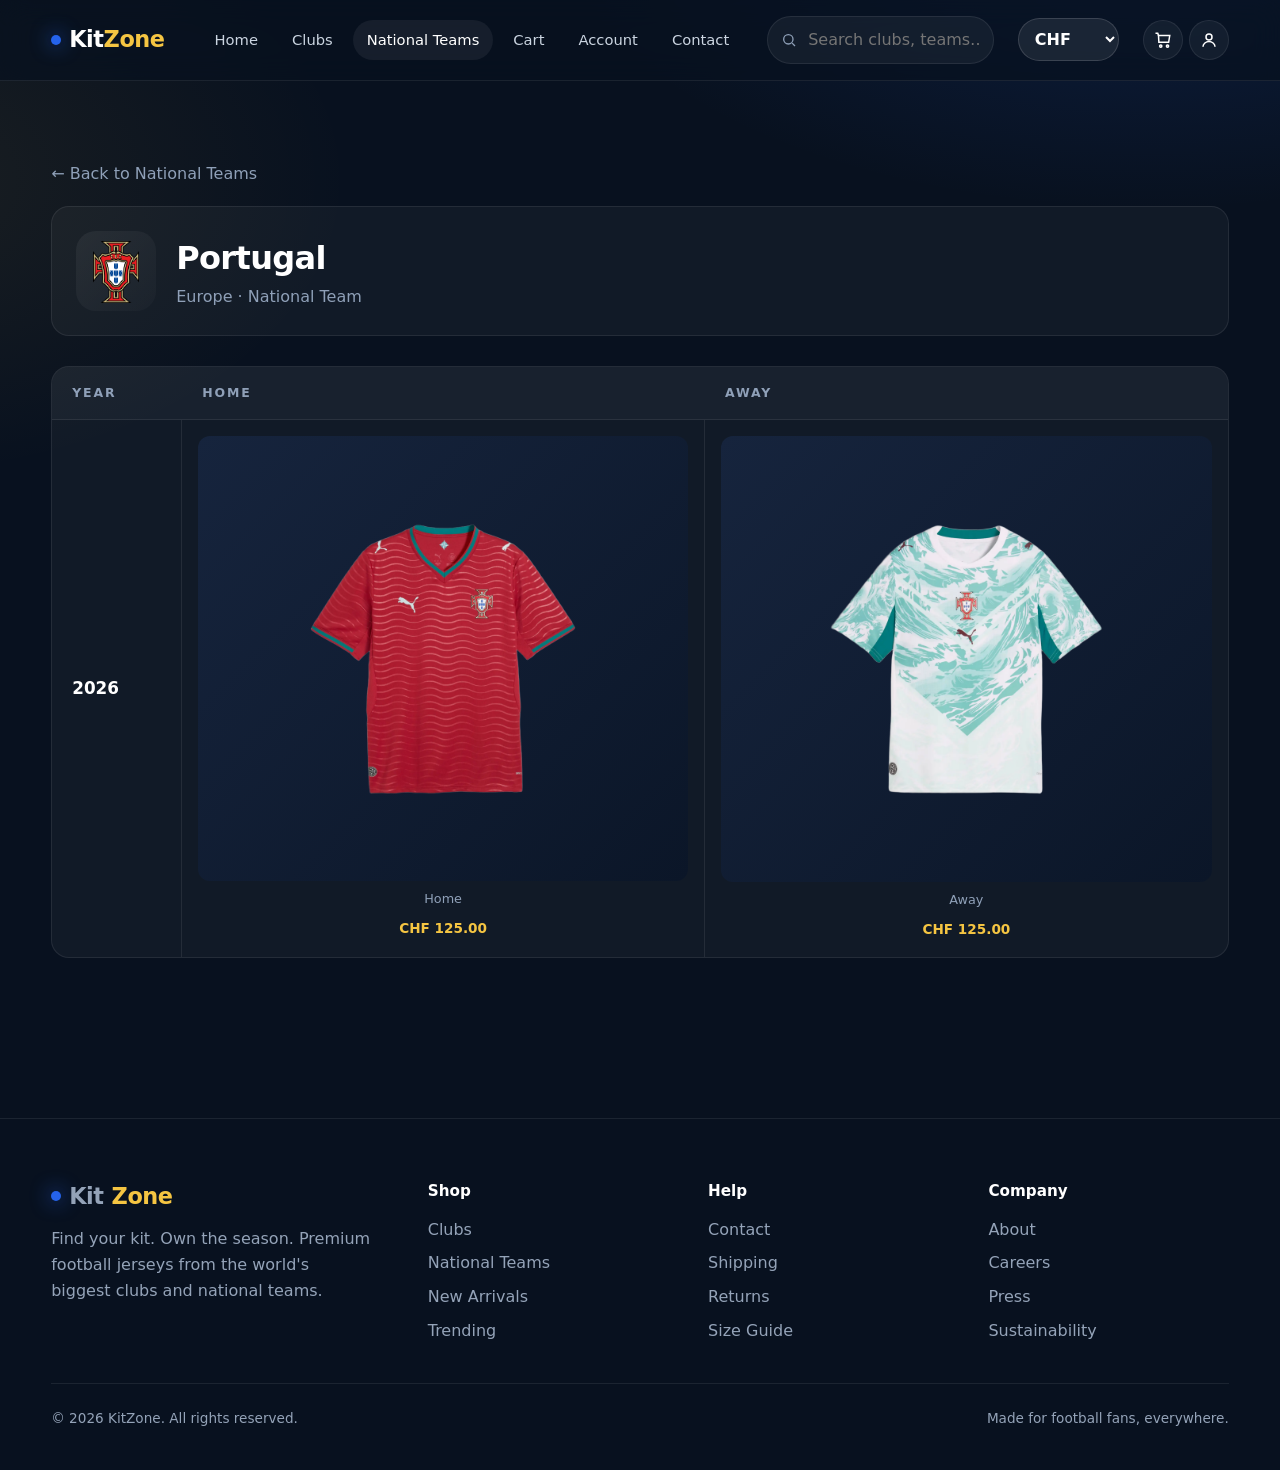
<file: country.html>
<!doctype html>
<html lang="en">
  <head>
    <meta charset="utf-8" />
    <meta name="viewport" content="width=device-width,initial-scale=1" />
    <title>Country — KitZone</title>
    <link rel="stylesheet" href="css/style.css" />
  </head>
  <body data-page="nt">
    <header class="header" data-header></header>

    <section class="section">
      <div class="container">
        <a href="nationalteams.html" class="back-link"
          >← Back to National Teams</a
        >
        <div id="ctryHead"></div>

        <div class="jersey-table reveal in">
          <div
            class="jersey-table-head"
            style="grid-template-columns: 130px 1fr 1fr"
          >
            <div>Year</div>
            <div>Home</div>
            <div>Away</div>
          </div>
          <div id="yearRows"></div>
        </div>
      </div>
    </section>

    <footer class="footer" data-footer></footer>

    <script src="js/data.js"></script>
    <script src="js/app.js"></script>
    <script>
      const id = window.qp("id") || "portugal";
      const country = window.findCountry(id);

      if (!country) {
        location.href = "nationalteams.html";
      }

      document.title = `${country.name} — KitZone`;

      document.getElementById("ctryHead").innerHTML = `
    <div class="season-header">
      <div class="crest-lg">
        ${window.renderLogo("country", country.id, `${country.name} logo`)}
      </div>
      <div>
        <h1>${country.name}</h1>
        <div class="meta">${country.continent} · National Team</div>
      </div>
    </div>
  `;

      document.getElementById("yearRows").innerHTML = window.countryYears
        .map((y) => {
          const cell = (type) => {
            const price = window.getJerseyPrice(
              "country",
              country.id,
              String(y),
              type,
            );

            return `
          <a class="jersey-cell" href="${window.jerseyUrl("country", country.id, String(y), type)}">
            <div class="thumb">
              ${window.renderJerseyImage("country", country.id, String(y), type, `${country.name} ${type} ${y}`)}
            </div>
            <div class="label">${type}</div>
            <div class="price">${window.formatPrice(price)}</div>
          </a>
        `;
          };

          return `
        <div class="jersey-table-row" style="grid-template-columns:130px 1fr 1fr;">
          <div class="season-label">${y}</div>
          ${cell("Home")}
          ${cell("Away")}
        </div>
      `;
        })
        .join("");
    </script>
  </body>
</html>
</file>
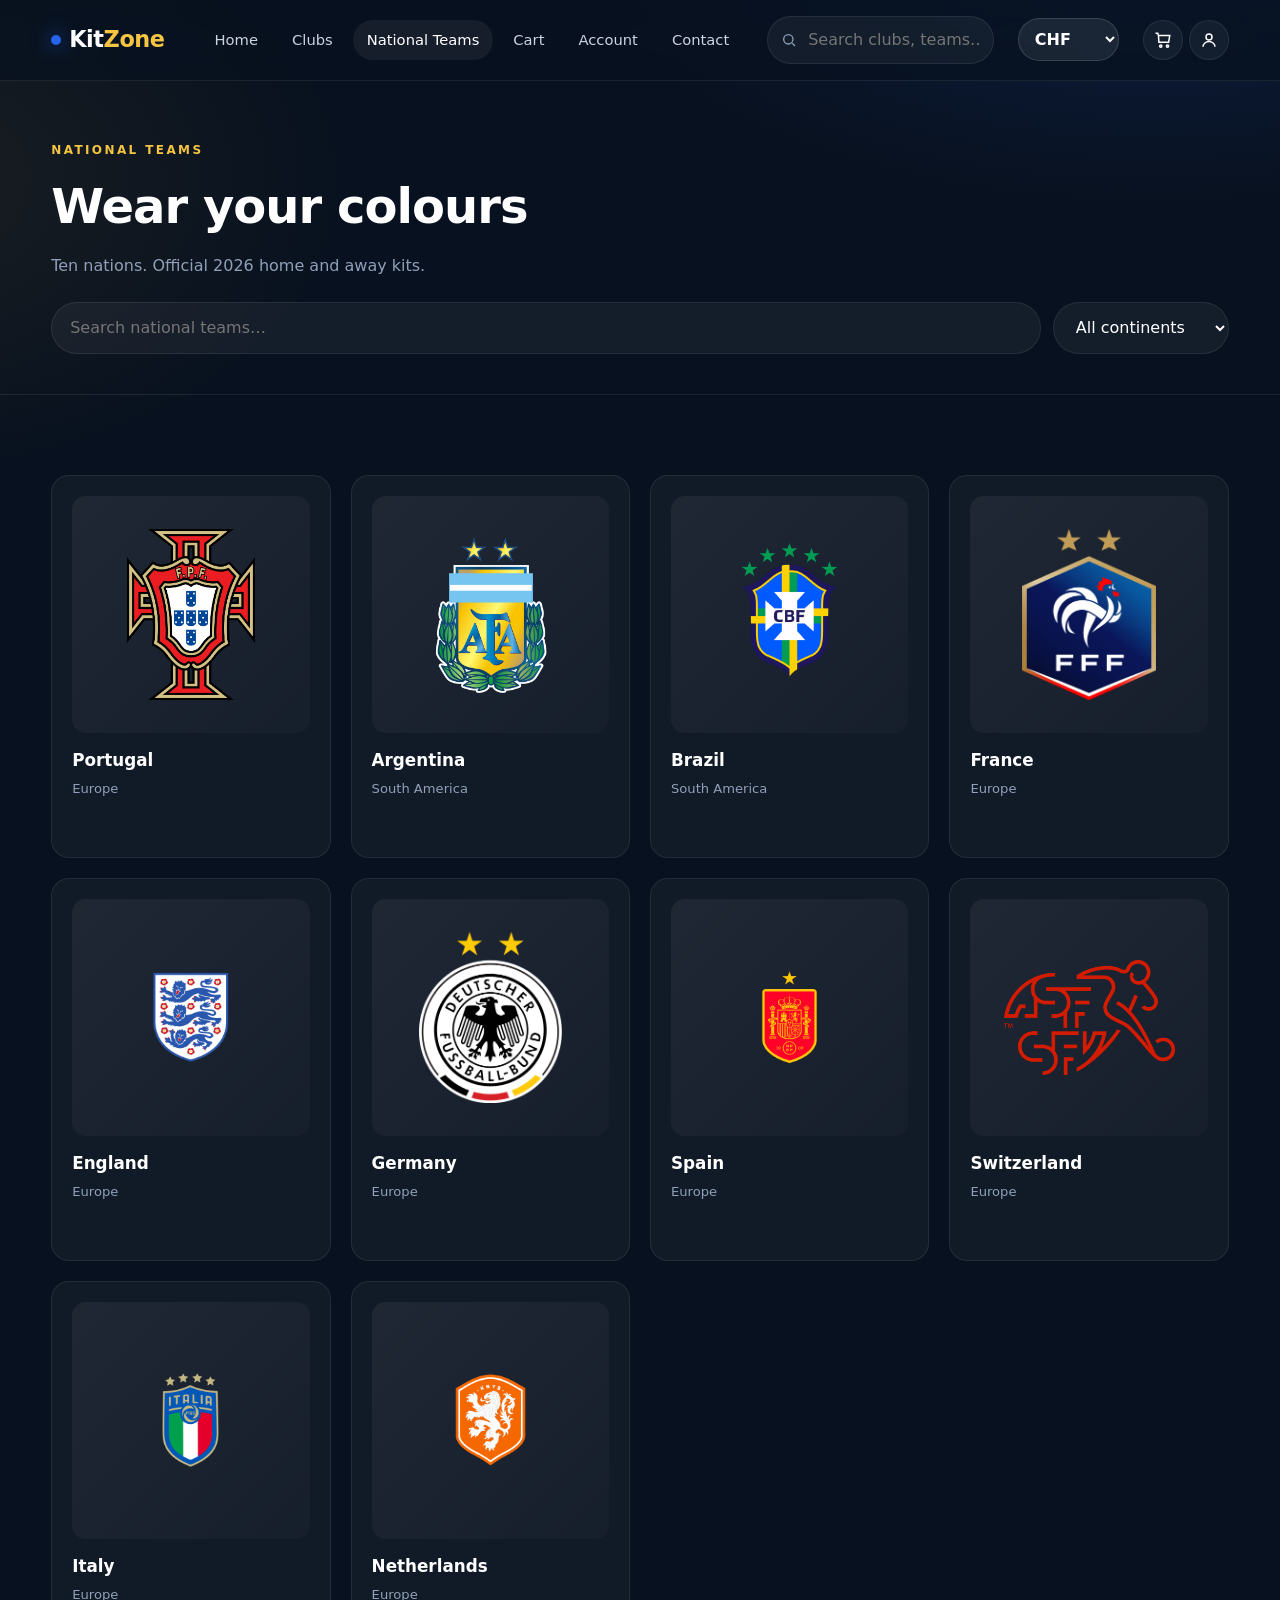
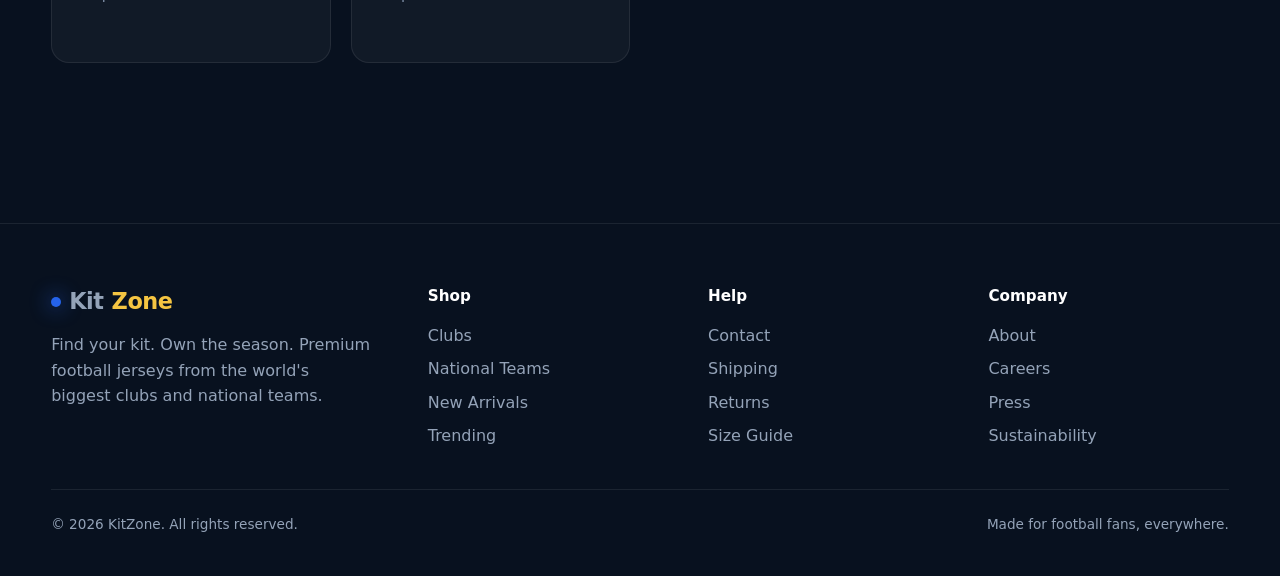
<file: nationalteams.html>
<!doctype html>
<html lang="en">
  <head>
    <meta charset="utf-8" />
    <meta name="viewport" content="width=device-width,initial-scale=1" />
    <title>National Teams — KitZone</title>
    <meta
      name="description"
      content="Shop official national team football jerseys from around the world."
    />
    <link rel="stylesheet" href="css/style.css" />
  </head>
  <body data-page="nt">
    <header class="header" data-header></header>

    <section class="page-hero">
      <div class="container">
        <div class="eyebrow">National Teams</div>
        <h1>Wear your colours</h1>
        <p>Ten nations. Official 2026 home and away kits.</p>
        <div class="filter-bar">
          <div class="relative">
            <input
              type="text"
              id="ntSearch"
              placeholder="Search national teams…"
              autocomplete="off"
            />
            <div class="search-suggestions" id="ntSuggest"></div>
          </div>

          <select id="continentFilter">
            <option value="">All continents</option>
            <option value="Europe">Europe</option>
            <option value="South America">South America</option>
          </select>
        </div>
      </div>
    </section>

    <section class="section">
      <div class="container">
        <div class="grid-cards" id="ntGrid"></div>
      </div>
    </section>

    <footer class="footer" data-footer></footer>
    <script src="js/data.js"></script>
    <script src="js/app.js"></script>
    <script>
      const grid = document.getElementById("ntGrid");
      const search = document.getElementById("ntSearch");
      const suggest = document.getElementById("ntSuggest");
      const continentSel = document.getElementById("continentFilter");

      function render() {
        const q = search.value.trim().toLowerCase();
        const continent = continentSel.value;

        const list = window.nationalTeams.filter(
          (team) =>
            (!q || team.name.toLowerCase().includes(q)) &&
            (!continent || team.continent === continent),
        );

        if (!list.length) {
          grid.innerHTML = `<div style="grid-column:1/-1;color:var(--muted);padding:40px 0">No teams match your search.</div>`;
          return;
        }

        grid.innerHTML = list
          .map(
            (team) => `
    <a class="card reveal in" href="country.html?id=${team.id}">
      <div class="crest">
        ${window.renderLogo("country", team.id, `${team.name} logo`)}
      </div>
      <h3>${team.name}</h3>
      <div class="meta">${team.continent}</div>
      <div class="link">Browse Jerseys →</div>
    </a>
  `,
          )
          .join("");
      }

      function renderSuggest() {
        const q = search.value.trim().toLowerCase();
        if (!q) {
          suggest.classList.remove("show");
          return;
        }
        const list = window.nationalTeams
          .filter((c) => c.name.toLowerCase().includes(q))
          .slice(0, 5);
        if (!list.length) {
          suggest.classList.remove("show");
          return;
        }
        suggest.innerHTML = list
          .map(
            (c) =>
              `<a href="country.html?id=${c.id}"><span>${c.name}</span><span class="badge">${c.continent}</span></a>`,
          )
          .join("");
        suggest.classList.add("show");
      }

      search.addEventListener("input", () => {
        render();
        renderSuggest();
      });
      continentSel.addEventListener("change", render);
      document.addEventListener("click", (e) => {
        if (!search.parentElement.contains(e.target))
          suggest.classList.remove("show");
      });
      render();
    </script>
  </body>
</html>
</file>
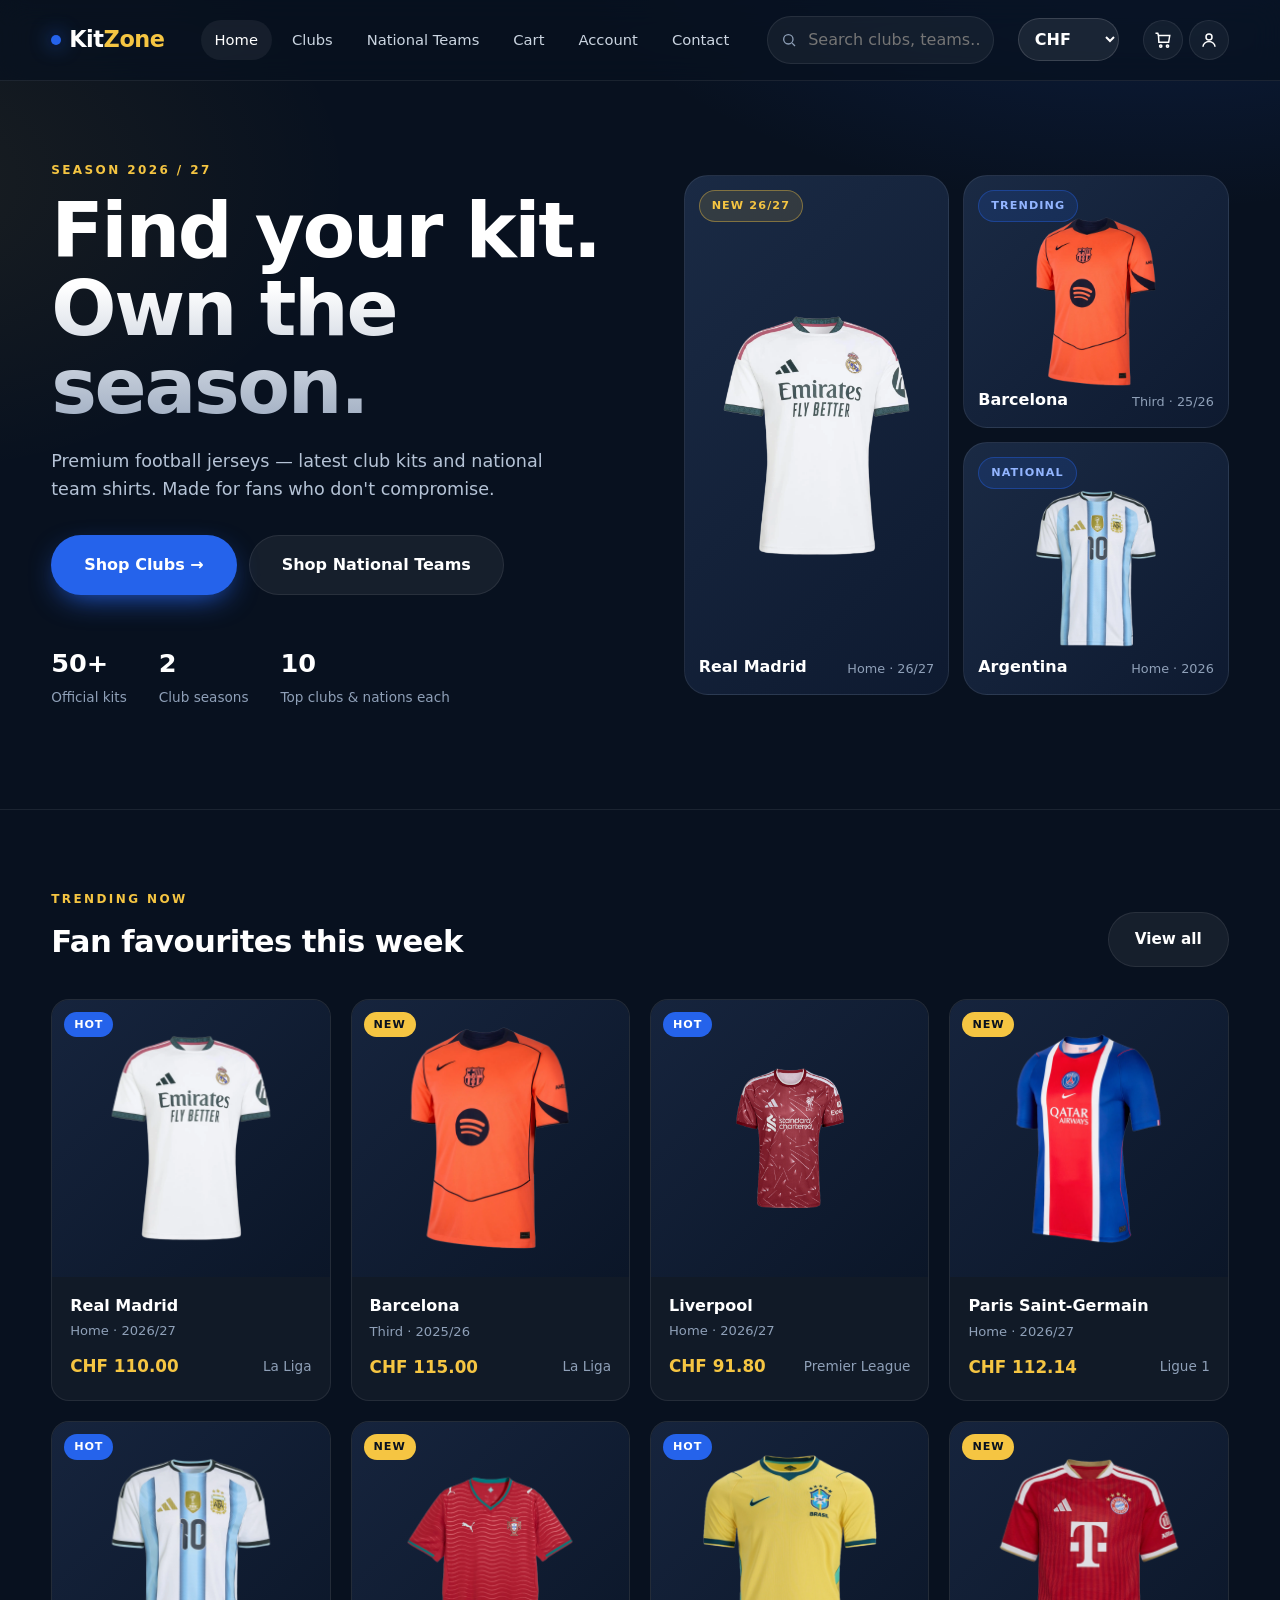
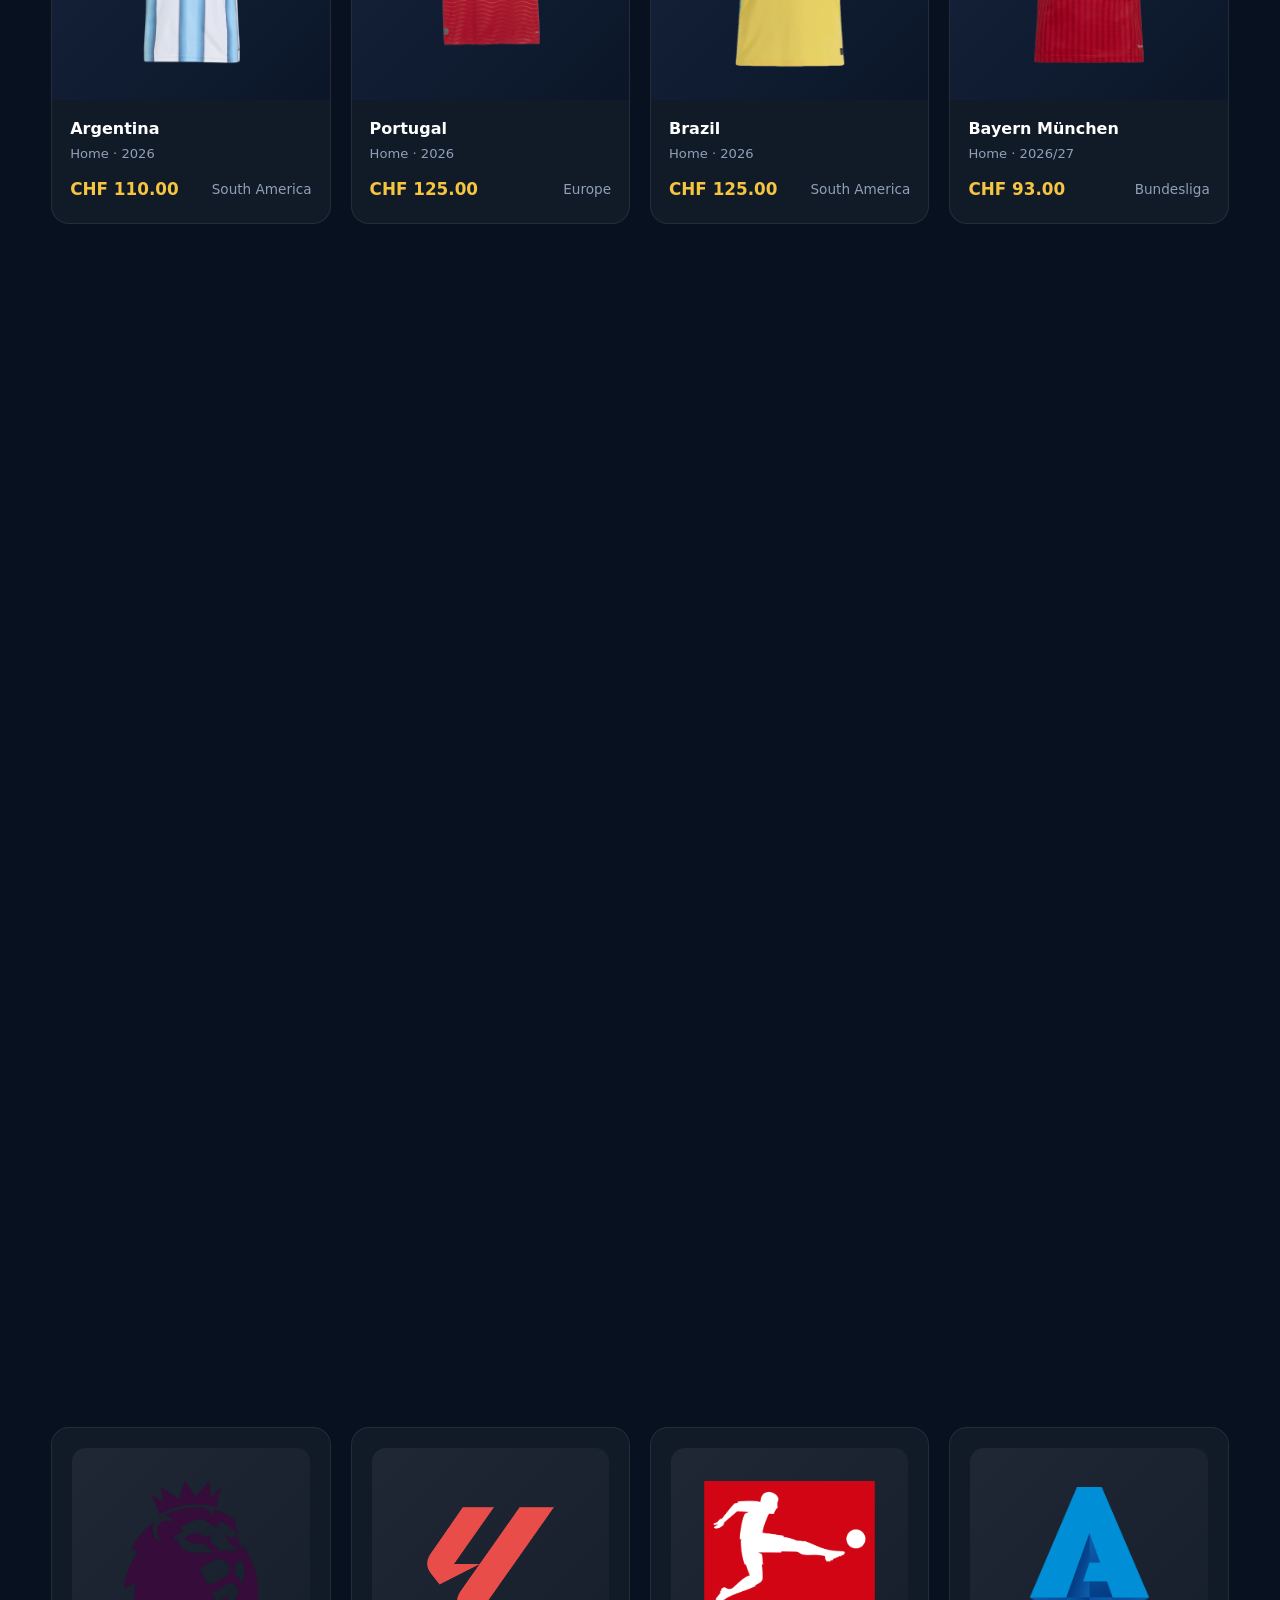
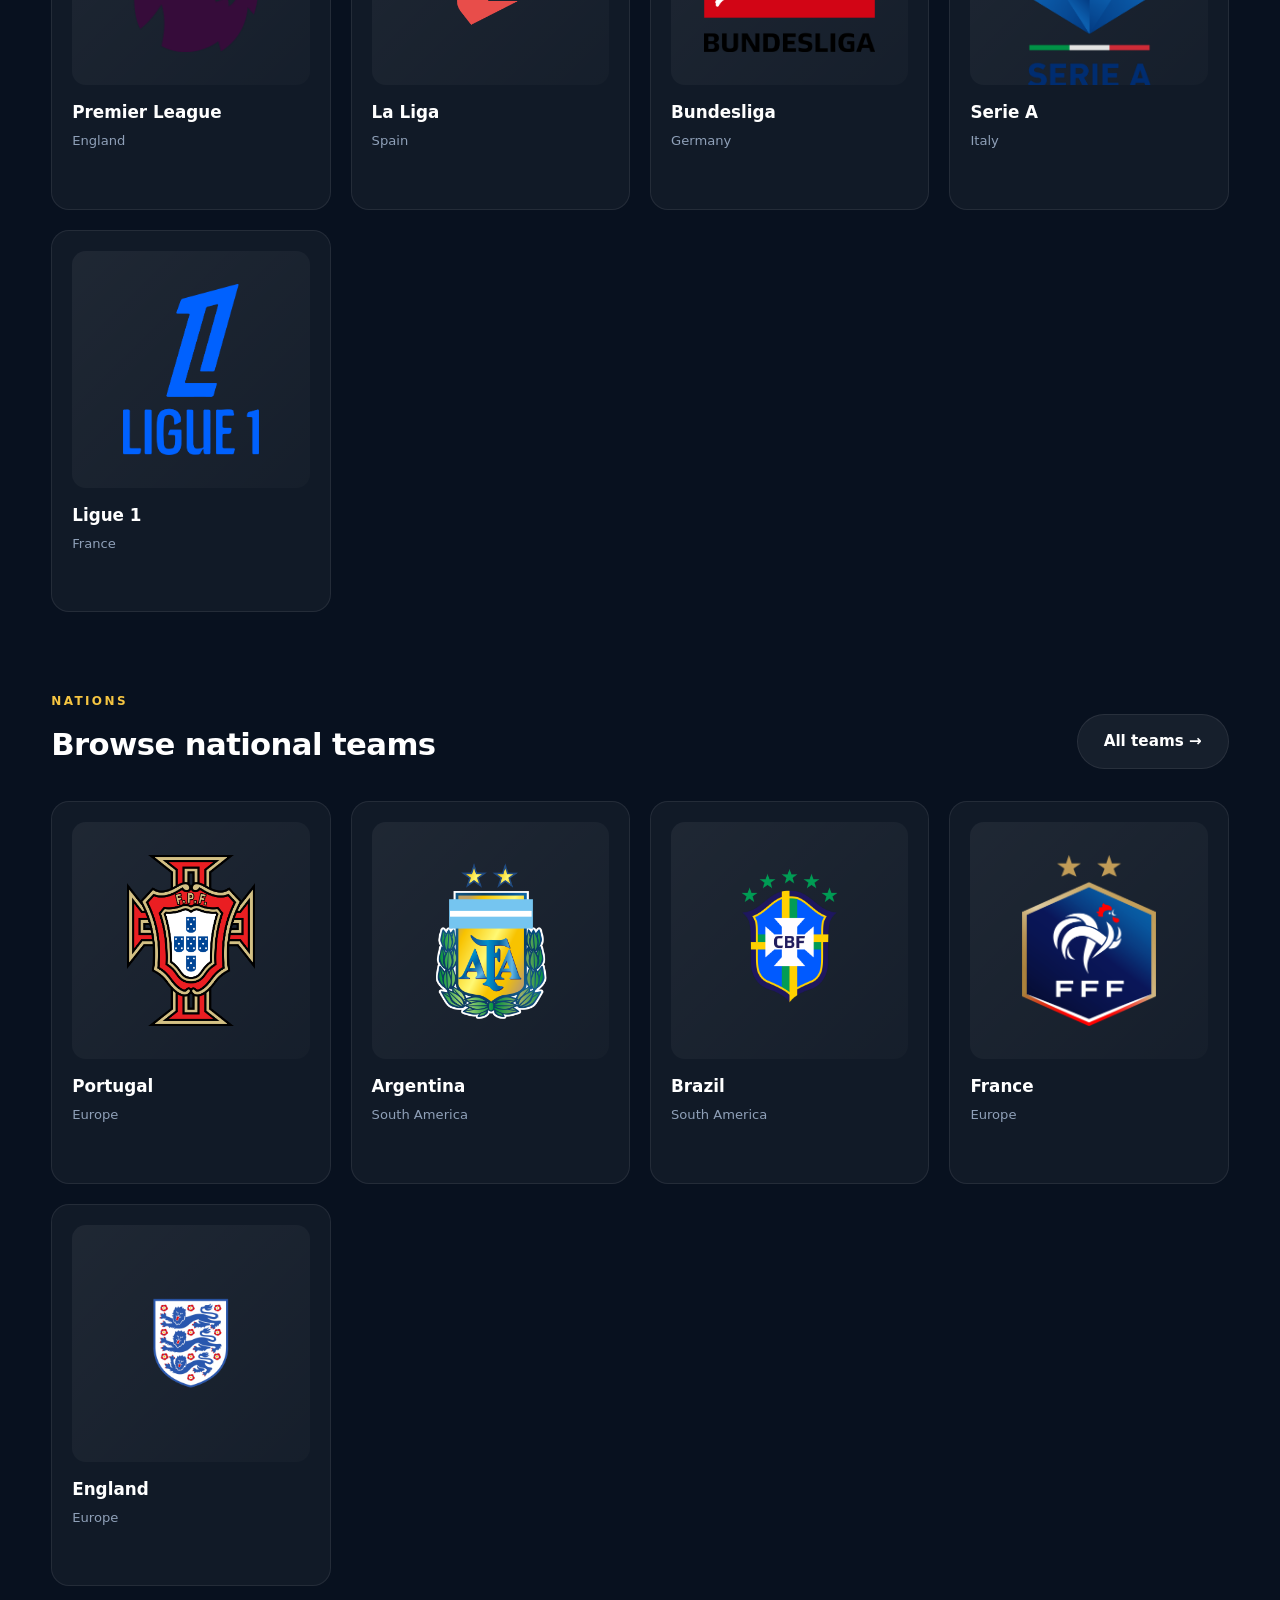
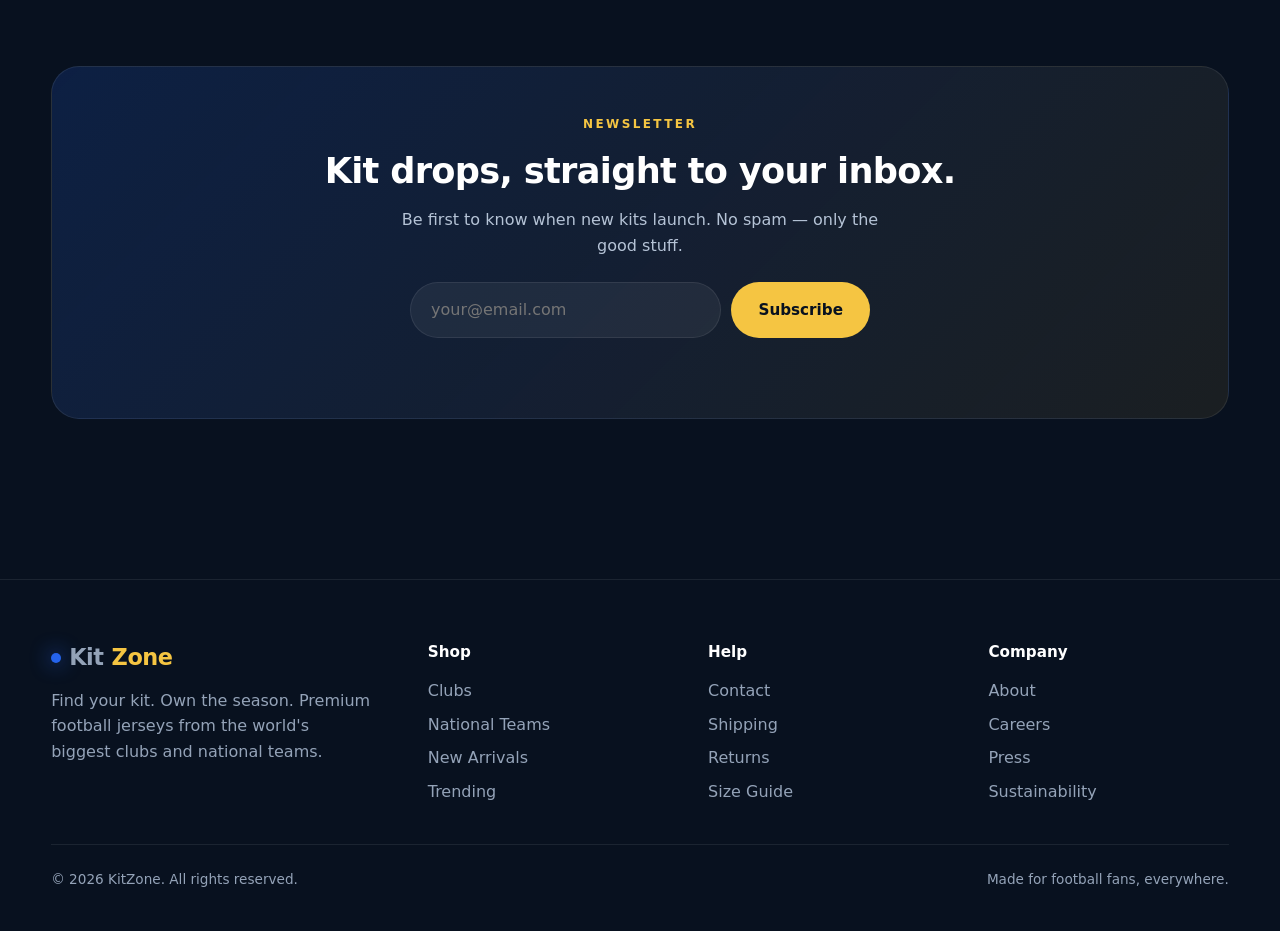
<file: product.html>
<!doctype html>
<html lang="en">
  <head>
    <meta charset="utf-8" />
    <meta name="viewport" content="width=device-width,initial-scale=1" />
    <title>Product — KitZone</title>
    <link rel="stylesheet" href="css/style.css" />
  </head>
  <body>
    <header class="header" data-header></header>

    <section class="container">
      <a
        href="#"
        onclick="
          history.back();
          return false;
        "
        class="back-link"
        style="margin-top: 24px; display: inline-flex"
        >← Back</a
      >
      <div class="product-layout" id="productLayout"></div>
    </section>

    <footer class="footer" data-footer></footer>

    <script src="js/data.js"></script>
    <script src="js/app.js"></script>
    <script>
      let kind = window.qp("kind") || "club";
      if (kind === "nt") kind = "country";

      const id = window.qp("id");
      const season = window.qp("season");
      const type = window.qp("type") || "Home";
      const src =
        kind === "club" ? window.findClub(id) : window.findCountry(id);

      if (!src) location.href = "index.html";

      const imagePath = window.getJerseyImage(kind, id, season, type);
      const price = window.getJerseyPrice(kind, id, season, type);
      const manufacturer = window.getManufacturer(kind, id);

      document.title = `${src.name} ${type} ${season} — KitZone`;

      if (!imagePath) {
        document.getElementById("productLayout").innerHTML = `
        <div class="product-gallery">
          <div class="product-main-img">${window.renderJerseyImage(kind, id, season, type)}</div>
        </div>
        <div class="product-info">
        <div class="product-title-row">
          <div class="product-logo">
            ${window.renderLogo(kind, id, `${src.name} logo`)}
          </div>
          <div>
            <div class="eyebrow">${kind === "club" ? src.league : src.continent}</div>
            <h1>${src.name} ${type}</h1>
          </div>
        </div>
    </div>
  </div>
          <div class="team">${kind === "club" ? "Season" : "Year"} ${season}</div>
          <p style="color: var(--muted); margin: 20px 0">This official kit has not been released yet.</p>
          <div class="product-attrs">
            <div class="attr-box"><div class="k">${kind === "club" ? "Club" : "Nation"}</div><div class="v">${src.name}</div></div>
            <div class="attr-box"><div class="k">${kind === "club" ? "Season" : "Year"}</div><div class="v">${season}</div></div>
            <div class="attr-box"><div class="k">Kit</div><div class="v">${type}</div></div>
            <div class="attr-box"><div class="k">Manufacturer</div><div class="v">${manufacturer}</div></div>
          </div>
          <button class="btn btn-ghost btn-lg" onclick="history.back()">Back</button>
        </div>`;
      } else {
        document.getElementById("productLayout").innerHTML = `
        <div class="product-gallery">
          <div class="product-main-img" id="mainImg"><img class="real-jersey-img" src="${imagePath}" alt="${src.name} ${type} ${season}" /></div>
          <div class="product-thumbs">
  <div class="product-thumb active" id="imageThumb">
    <img class="real-jersey-img"
      src="${imagePath}"
      alt="${src.name} ${type} ${season}">
  </div>

  ${
    kind === "club" &&
    id === "chelsea" &&
    season === "2025/26" &&
    type === "Third"
      ? `<div class="product-thumb video" id="videoThumb">
  <img
    src="https://img.youtube.com/vi/RuBwCH8Ejwk/hqdefault.jpg"
    alt="Chelsea Third Kit Video">
</div>`
      : ""
  }
</div>
        </div>
        <div class="product-info">
        <div class="product-title-row">
          <div class="product-logo">
            ${window.renderLogo(kind, id, `${src.name} logo`)}
        </div>

      <div>
        <div class="eyebrow">${kind === "club" ? src.league : src.continent}</div>
          <h1>${src.name} ${type}</h1>
        </div>
      </div>
          <div class="team">${kind === "club" ? "Season" : "Year"} ${season}</div>
          <div class="price-lg">${window.formatPrice(price)}</div>
          <div class="avail">In stock — ships in 24h</div>
          <div class="product-attrs">
            <div class="attr-box"><div class="k">${kind === "club" ? "Club" : "Nation"}</div><div class="v">${src.name}</div></div>
            <div class="attr-box"><div class="k">${kind === "club" ? "Season" : "Year"}</div><div class="v">${season}</div></div>
            <div class="attr-box"><div class="k">Kit</div><div class="v">${type}</div></div>
            <div class="attr-box"><div class="k">Manufacturer</div><div class="v">${manufacturer}</div></div>
          </div>
          <div class="field-label">Select size</div>
          <div class="size-picker">
            ${["S", "M", "L", "XL", "XXL"].map((s, i) => `<label><input type="radio" name="size" value="${s}" ${i === 1 ? "checked" : ""}/><span>${s}</span></label>`).join("")}
          </div>
          <div class="field-label">Personalisation</div>
          <div class="perso-options">
            <label><input type="radio" name="perso" value="none" checked /><span>Without name & number</span></label>
            <label><input type="radio" name="perso" value="custom" /><span>With name & number</span></label>
          </div>
          <div class="perso-fields" id="persoFields">
            <input type="text" id="persoName" placeholder="Name (e.g. PALMER)" maxlength="12" />
            <input type="number" id="persoNum" placeholder="Number" min="1" max="99" />
          </div>
          <div class="product-actions">
            <button class="btn btn-primary btn-lg" id="addBtn">Add to Cart</button>
            <button class="btn btn-ghost btn-lg" onclick="history.back()">Back</button>
          </div>
        </div>`;

        document.querySelectorAll('input[name="perso"]').forEach((radio) => {
          radio.addEventListener("change", (event) => {
            document
              .getElementById("persoFields")
              .classList.toggle("show", event.target.value === "custom");
          });
        });

        const main = document.getElementById("mainImg");

        document.getElementById("imageThumb")?.addEventListener("click", () => {
          main.innerHTML = `
    <img class="real-jersey-img"
         src="${imagePath}"
         alt="${src.name} ${type} ${season}">
  `;
        });

        document.getElementById("videoThumb")?.addEventListener("click", () => {
          main.innerHTML = `
    <iframe
      width="100%"
      height="100%"
      src="https://www.youtube.com/embed/RuBwCH8Ejwk"
      title="Chelsea Third Kit Video"
      frameborder="0"
      allow="accelerometer; autoplay; clipboard-write; encrypted-media; gyroscope; picture-in-picture"
      allowfullscreen>
    </iframe>
  `;
        });

        document.getElementById("addBtn").addEventListener("click", () => {
          const size = document.querySelector(
            'input[name="size"]:checked',
          ).value;
          const perso = document.querySelector(
            'input[name="perso"]:checked',
          ).value;
          let persoData = null;

          if (perso === "custom") {
            const name = document.getElementById("persoName").value.trim();
            const number = document.getElementById("persoNum").value.trim();
            if (!name || !number) {
              window.showToast("Enter name and number");
              return;
            }
            persoData = { name: name.toUpperCase(), number };
          }

          const cart = getCart();
          cart.push({
            id: `${kind}-${id}-${season}-${type}-${size}-${Date.now()}`,
            kind,
            teamId: id,
            teamName: src.name,
            season,
            type,
            size,
            perso: persoData,
            price,
            image: imagePath,
            manufacturer,
            qty: 1,
          });
          saveCart(cart);
          window.showToast("Added to cart ✓");
        });
      }
    </script>
  </body>
</html>
</file>
<file: css/style.css>
/* ============================================================
   KitZone – Premium Football Jersey Webshop
   Global stylesheet
   ============================================================ */

/* ---- Design tokens ---- */
:root {
  --bg: #08111f;
  --bg-2: #0d1a2e;
  --primary: #2563eb;
  --primary-2: #1d4ed8;
  --white: #ffffff;
  --light: #f4f7fb;
  --gold: #f5c542;
  --muted: #8fa0b8;
  --border: rgba(255, 255, 255, 0.08);
  --card: rgba(255, 255, 255, 0.04);
  --card-hover: rgba(255, 255, 255, 0.07);
  --shadow-lg: 0 30px 60px -20px rgba(0, 0, 0, 0.6);
  --shadow-md: 0 12px 32px -12px rgba(0, 0, 0, 0.5);
  --radius: 18px;
  --radius-sm: 12px;
  --transition: 250ms cubic-bezier(0.4, 0.2, 0.2, 1);
  --font: "Inter", "Segoe UI", system-ui, -apple-system, sans-serif;
}

/* ---- Reset ---- */
*,
*::before,
*::after {
  box-sizing: border-box;
}
* {
  margin: 0;
  padding: 0;
}
html {
  scroll-behavior: smooth;
}
body {
  font-family: var(--font);
  background: var(--bg);
  color: var(--white);
  line-height: 1.6;
  min-height: 100vh;
  overflow-x: hidden;
  background-image:
    radial-gradient(
      1000px 500px at 90% -10%,
      rgba(37, 99, 235, 0.18),
      transparent 60%
    ),
    radial-gradient(
      800px 500px at -10% 20%,
      rgba(245, 197, 66, 0.08),
      transparent 60%
    );
  background-attachment: fixed;
}
a {
  color: inherit;
  text-decoration: none;
}
img {
  max-width: 100%;
  display: block;
}
button,
input,
select,
textarea {
  font: inherit;
  color: inherit;
}

/* ---- Layout helpers ---- */
.container {
  width: min(1240px, 92%);
  margin-inline: auto;
}
.section {
  padding: 80px 0;
}
.section-head {
  display: flex;
  align-items: end;
  justify-content: space-between;
  gap: 20px;
  margin-bottom: 32px;
  flex-wrap: wrap;
}
.section-head h2 {
  font-size: clamp(1.6rem, 2.4vw, 2.2rem);
  font-weight: 800;
  letter-spacing: -0.02em;
}
.section-head p {
  color: var(--muted);
  max-width: 520px;
}
.eyebrow {
  color: var(--gold);
  text-transform: uppercase;
  letter-spacing: 0.2em;
  font-size: 0.75rem;
  font-weight: 700;
  margin-bottom: 8px;
}

/* ---- Header ---- */
.header {
  position: sticky;
  top: 0;
  z-index: 100;
  backdrop-filter: blur(14px);
  -webkit-backdrop-filter: blur(14px);
  background: rgba(8, 17, 31, 0.72);
  border-bottom: 1px solid var(--border);
}
.nav {
  display: flex;
  align-items: center;
  gap: 24px;
  padding: 16px 0;
}
.logo {
  font-weight: 900;
  font-size: 1.4rem;
  letter-spacing: -0.02em;
  display: flex;
  align-items: center;
  gap: 8px;
}
.logo .dot {
  width: 10px;
  height: 10px;
  border-radius: 50%;
  background: var(--primary);
  box-shadow: 0 0 20px var(--primary);
}
.logo .gold {
  color: var(--gold);
}
.nav-links {
  display: flex;
  gap: 6px;
  margin-left: 12px;
}
.nav-links a {
  padding: 8px 14px;
  border-radius: 999px;
  font-size: 0.92rem;
  color: #cbd5e1;
  transition: var(--transition);
}
.nav-links a:hover,
.nav-links a.active {
  background: rgba(255, 255, 255, 0.06);
  color: var(--white);
}
.search-wrap {
  position: relative;
  flex: 1;
  max-width: 340px;
  margin-left: auto;
}
.search-wrap input {
  width: 100%;
  padding: 10px 14px 10px 40px;
  border-radius: 999px;
  background: rgba(255, 255, 255, 0.05);
  border: 1px solid var(--border);
  color: var(--white);
  transition: var(--transition);
  outline: none;
}
.search-wrap input:focus {
  border-color: var(--primary);
  background: rgba(37, 99, 235, 0.08);
}
.search-wrap::before {
  content: "";
  position: absolute;
  left: 14px;
  top: 50%;
  transform: translateY(-50%);
  width: 16px;
  height: 16px;
  background: url("data:image/svg+xml;utf8,<svg xmlns='http://www.w3.org/2000/svg' fill='none' stroke='%238fa0b8' stroke-width='2' viewBox='0 0 24 24'><circle cx='11' cy='11' r='7'/><path d='m21 21-4.3-4.3'/></svg>")
    no-repeat center/contain;
}
.search-suggestions {
  position: absolute;
  top: calc(100% + 8px);
  left: 0;
  right: 0;
  background: #0f1c33;
  border: 1px solid var(--border);
  border-radius: var(--radius-sm);
  overflow: hidden;
  box-shadow: var(--shadow-md);
  display: none;
  z-index: 200;
}
.search-suggestions.show {
  display: block;
}
.search-suggestions a {
  display: flex;
  align-items: center;
  gap: 10px;
  padding: 10px 14px;
  font-size: 0.9rem;
  border-bottom: 1px solid var(--border);
  transition: var(--transition);
}
.search-suggestions a:hover {
  background: rgba(37, 99, 235, 0.15);
}
.search-suggestions a:last-child {
  border-bottom: 0;
}
.search-suggestions .badge {
  margin-left: auto;
  font-size: 0.7rem;
  color: var(--muted);
  text-transform: uppercase;
  letter-spacing: 0.1em;
}

.nav-icons {
  display: flex;
  align-items: center;
  gap: 6px;
}
.icon-btn {
  position: relative;
  width: 40px;
  height: 40px;
  border-radius: 50%;
  display: grid;
  place-items: center;
  background: rgba(255, 255, 255, 0.05);
  border: 1px solid var(--border);
  cursor: pointer;
  transition: var(--transition);
}
.icon-btn:hover {
  background: var(--primary);
  transform: translateY(-2px);
}
.icon-btn svg {
  width: 18px;
  height: 18px;
  stroke: currentColor;
  fill: none;
  stroke-width: 2;
}
.cart-count {
  position: absolute;
  top: -4px;
  right: -4px;
  min-width: 20px;
  height: 20px;
  padding: 0 5px;
  border-radius: 999px;
  background: var(--gold);
  color: #08111f;
  font-size: 0.7rem;
  font-weight: 800;
  display: grid;
  place-items: center;
}
.hamburger {
  display: none;
  width: 40px;
  height: 40px;
  border-radius: 12px;
  background: rgba(255, 255, 255, 0.05);
  border: 1px solid var(--border);
  cursor: pointer;
  flex-direction: column;
  gap: 4px;
  align-items: center;
  justify-content: center;
}
.hamburger span {
  width: 18px;
  height: 2px;
  background: var(--white);
  border-radius: 2px;
  transition: var(--transition);
}

/* ---- Buttons ---- */
.btn {
  display: inline-flex;
  align-items: center;
  justify-content: center;
  gap: 8px;
  padding: 14px 26px;
  border-radius: 999px;
  font-weight: 600;
  font-size: 0.95rem;
  cursor: pointer;
  border: 1px solid transparent;
  transition: var(--transition);
  white-space: nowrap;
}
.btn-primary {
  background: var(--primary);
  color: var(--white);
  box-shadow: 0 10px 30px -10px var(--primary);
}
.btn-primary:hover {
  background: var(--primary-2);
  transform: translateY(-2px);
  box-shadow: 0 16px 40px -10px var(--primary);
}
.btn-ghost {
  background: rgba(255, 255, 255, 0.06);
  border-color: var(--border);
  color: var(--white);
}
.btn-ghost:hover {
  background: rgba(255, 255, 255, 0.12);
  transform: translateY(-2px);
}
.btn-gold {
  background: var(--gold);
  color: #08111f;
}
.btn-gold:hover {
  background: #ffd35a;
  transform: translateY(-2px);
}
.btn-lg {
  padding: 16px 32px;
  font-size: 1rem;
}

/* ---- Hero ---- */
.hero {
  position: relative;
  overflow: hidden;
  padding: 80px 0 100px;
  border-bottom: 1px solid var(--border);
}
.hero-grid {
  display: grid;
  grid-template-columns: 1.05fr 1fr;
  gap: 60px;
  align-items: center;
}
.hero h1 {
  font-size: clamp(2.6rem, 6vw, 5rem);
  font-weight: 900;
  line-height: 1.02;
  letter-spacing: -0.03em;
  margin: 12px 0 20px;
  background: linear-gradient(180deg, #fff 40%, #7d90ac 120%);
  -webkit-background-clip: text;
  background-clip: text;
  -webkit-text-fill-color: transparent;
}
.hero p.lead {
  font-size: 1.1rem;
  color: #b5c3d6;
  max-width: 520px;
  margin-bottom: 32px;
}
.hero-actions {
  display: flex;
  gap: 12px;
  flex-wrap: wrap;
}
.hero-stats {
  display: flex;
  gap: 32px;
  margin-top: 48px;
  flex-wrap: wrap;
}
.hero-stats div strong {
  font-size: 1.6rem;
  font-weight: 800;
  display: block;
}
.hero-stats div span {
  color: var(--muted);
  font-size: 0.85rem;
}

.hero-visual {
  position: relative;
  height: 520px;
  display: grid;
  grid-template-columns: 1fr 1fr;
  grid-template-rows: 1fr 1fr;
  gap: 14px;
}
.hero-tile {
  position: relative;
  border-radius: 24px;
  overflow: hidden;
  background: linear-gradient(135deg, #1a2a44, #0e1a30);
  border: 1px solid var(--border);
  display: grid;
  place-items: center;
  transition: var(--transition);
}
.hero-tile:hover {
  transform: translateY(-6px);
  box-shadow: var(--shadow-lg);
}
.hero-tile:nth-child(1) {
  grid-row: span 2;
}
.hero-tile .badge {
  position: absolute;
  top: 14px;
  left: 14px;
  padding: 6px 12px;
  border-radius: 999px;
  background: rgba(37, 99, 235, 0.15);
  border: 1px solid rgba(37, 99, 235, 0.4);
  font-size: 0.7rem;
  font-weight: 700;
  letter-spacing: 0.1em;
  text-transform: uppercase;
  color: #93b5ff;
}
.hero-tile .badge.gold {
  background: rgba(245, 197, 66, 0.12);
  border-color: rgba(245, 197, 66, 0.4);
  color: var(--gold);
}

/* ---- Jersey mock (svg-based) ---- */
.jersey {
  width: 100%;
  height: 100%;
  display: grid;
  place-items: center;
  padding: 20px;
}
.jersey svg {
  width: 100%;
  height: 100%;
  max-width: 240px;
  filter: drop-shadow(0 20px 30px rgba(0, 0, 0, 0.45));
  transition: transform var(--transition);
}
.hero-tile:hover .jersey svg {
  transform: scale(1.06) rotate(-2deg);
}
.jersey-caption {
  position: absolute;
  bottom: 14px;
  left: 14px;
  right: 14px;
  display: flex;
  justify-content: space-between;
  align-items: end;
}
.jersey-caption strong {
  font-weight: 700;
}
.jersey-caption span {
  color: var(--muted);
  font-size: 0.8rem;
}

/* ---- Cards grid ---- */
.grid-cards {
  display: grid;
  grid-template-columns: repeat(auto-fill, minmax(220px, 1fr));
  gap: 20px;
}
.card {
  position: relative;
  background: var(--card);
  border: 1px solid var(--border);
  border-radius: var(--radius);
  padding: 20px;
  transition: var(--transition);
  overflow: hidden;
}
.card::after {
  content: "";
  position: absolute;
  inset: 0;
  background: radial-gradient(
    400px 200px at var(--mx, 50%) var(--my, 0%),
    rgba(37, 99, 235, 0.18),
    transparent 60%
  );
  opacity: 0;
  transition: opacity var(--transition);
  pointer-events: none;
}
.card:hover {
  transform: translateY(-6px);
  border-color: rgba(37, 99, 235, 0.5);
  background: var(--card-hover);
  box-shadow: var(--shadow-md);
}
.card:hover::after {
  opacity: 1;
}
.card .crest {
  aspect-ratio: 1;
  display: grid;
  place-items: center;
  background: linear-gradient(
    135deg,
    rgba(255, 255, 255, 0.06),
    rgba(255, 255, 255, 0.02)
  );
  border-radius: 14px;
  margin-bottom: 14px;
  overflow: hidden;
}
.card .crest svg {
  width: 60%;
  height: 60%;
  transition: transform var(--transition);
}
.card:hover .crest svg {
  transform: scale(1.12) rotate(-3deg);
}
.card h3 {
  font-size: 1.05rem;
  font-weight: 700;
  margin-bottom: 4px;
}
.card .meta {
  color: var(--muted);
  font-size: 0.82rem;
}
.card .link {
  margin-top: 14px;
  display: inline-flex;
  align-items: center;
  gap: 6px;
  color: var(--primary);
  font-weight: 600;
  font-size: 0.88rem;
  opacity: 0;
  transform: translateY(4px);
  transition: var(--transition);
}
.card:hover .link {
  opacity: 1;
  transform: translateY(0);
  color: var(--gold);
}

/* ---- Trending / product cards ---- */
.product-grid {
  display: grid;
  grid-template-columns: repeat(auto-fill, minmax(240px, 1fr));
  gap: 20px;
}
.product-card {
  background: var(--card);
  border: 1px solid var(--border);
  border-radius: var(--radius);
  overflow: hidden;
  transition: var(--transition);
  cursor: pointer;
  display: flex;
  flex-direction: column;
}
.product-card:hover {
  transform: translateY(-6px);
  border-color: rgba(37, 99, 235, 0.5);
  box-shadow: var(--shadow-md);
}
.product-card .img {
  aspect-ratio: 1;
  background: linear-gradient(135deg, #16243d, #0b1628);
  display: grid;
  place-items: center;
  overflow: hidden;
  position: relative;
}
.product-card .img svg {
  width: 78%;
  transition: transform var(--transition);
  filter: drop-shadow(0 20px 30px rgba(0, 0, 0, 0.45));
}
.product-card:hover .img svg {
  transform: scale(1.08) rotate(-2deg);
}
.product-card .tag {
  position: absolute;
  top: 12px;
  left: 12px;
  padding: 4px 10px;
  border-radius: 999px;
  font-size: 0.7rem;
  font-weight: 700;
  background: var(--gold);
  color: #08111f;
  text-transform: uppercase;
  letter-spacing: 0.08em;
}
.product-card .tag.blue {
  background: var(--primary);
  color: #fff;
}
.product-card .info {
  padding: 16px 18px 20px;
}
.product-card .info h4 {
  font-size: 1rem;
  font-weight: 700;
}
.product-card .info .sub {
  color: var(--muted);
  font-size: 0.82rem;
  margin-top: 2px;
}
.product-card .info .row {
  display: flex;
  justify-content: space-between;
  align-items: center;
  margin-top: 12px;
}
.product-card .price {
  font-size: 1.05rem;
  font-weight: 800;
  color: var(--gold);
}

/* ---- Newsletter ---- */
.newsletter {
  background: linear-gradient(
    135deg,
    rgba(37, 99, 235, 0.18),
    rgba(245, 197, 66, 0.08)
  );
  border: 1px solid var(--border);
  border-radius: 28px;
  padding: 48px;
  text-align: center;
  position: relative;
  overflow: hidden;
}
.newsletter h2 {
  font-size: clamp(1.6rem, 3vw, 2.2rem);
  font-weight: 800;
  margin-bottom: 8px;
  letter-spacing: -0.02em;
}
.newsletter p {
  color: #b5c3d6;
  max-width: 480px;
  margin: 0 auto 24px;
}
.newsletter form {
  display: flex;
  gap: 10px;
  max-width: 460px;
  margin: 0 auto;
  flex-wrap: wrap;
  justify-content: center;
}
.newsletter input {
  flex: 1;
  min-width: 200px;
  padding: 14px 20px;
  border-radius: 999px;
  background: rgba(255, 255, 255, 0.06);
  border: 1px solid var(--border);
  color: var(--white);
  outline: none;
  transition: var(--transition);
}
.newsletter input:focus {
  border-color: var(--primary);
  background: rgba(37, 99, 235, 0.1);
}
.newsletter .msg {
  margin-top: 12px;
  font-size: 0.9rem;
  min-height: 20px;
}
.newsletter .msg.ok {
  color: #7ee2b8;
}
.newsletter .msg.err {
  color: #ff9b9b;
}

/* ---- Footer ---- */
.footer {
  border-top: 1px solid var(--border);
  margin-top: 80px;
  padding: 60px 0 40px;
  color: #94a3b8;
}
.footer-grid {
  display: grid;
  grid-template-columns: 1.4fr repeat(3, 1fr);
  gap: 40px;
}
.footer h5 {
  color: var(--white);
  font-size: 0.95rem;
  margin-bottom: 14px;
  font-weight: 700;
}
.footer ul {
  list-style: none;
  display: grid;
  gap: 8px;
}
.footer a:hover {
  color: var(--gold);
}
.footer-bottom {
  margin-top: 40px;
  padding-top: 24px;
  border-top: 1px solid var(--border);
  display: flex;
  justify-content: space-between;
  flex-wrap: wrap;
  gap: 12px;
  font-size: 0.85rem;
}

/* ---- Page hero (subpages) ---- */
.page-hero {
  padding: 60px 0 40px;
  border-bottom: 1px solid var(--border);
}
.page-hero h1 {
  font-size: clamp(2rem, 4vw, 3rem);
  font-weight: 900;
  letter-spacing: -0.02em;
}
.page-hero p {
  color: var(--muted);
  margin-top: 8px;
  max-width: 560px;
}
.filter-bar {
  display: flex;
  gap: 12px;
  margin-top: 24px;
  flex-wrap: wrap;
}
.filter-bar input,
.filter-bar select {
  padding: 12px 18px;
  border-radius: 999px;
  background: rgba(255, 255, 255, 0.05);
  border: 1px solid var(--border);
  color: var(--white);
  outline: none;
  transition: var(--transition);
}
.filter-bar input {
  flex: 1;
  min-width: 220px;
}
.filter-bar input:focus,
.filter-bar select:focus {
  border-color: var(--primary);
}
.filter-bar .relative {
  position: relative;
  flex: 1;
  min-width: 220px;
}
.filter-bar .relative input {
  width: 100%;
}

/* ---- Season table (clubs) ---- */
.season-header {
  display: flex;
  align-items: center;
  gap: 20px;
  margin-bottom: 30px;
  padding: 24px;
  border-radius: var(--radius);
  background: var(--card);
  border: 1px solid var(--border);
}
.season-header .crest-lg {
  width: 80px;
  height: 80px;
  display: grid;
  place-items: center;
  border-radius: 20px;
  background: linear-gradient(
    135deg,
    rgba(255, 255, 255, 0.06),
    rgba(255, 255, 255, 0.02)
  );
}
.season-header .crest-lg svg {
  width: 70%;
  height: 70%;
}
.season-header h1 {
  font-size: 2rem;
  font-weight: 900;
  letter-spacing: -0.02em;
}
.season-header .meta {
  color: var(--muted);
}
.back-link {
  display: inline-flex;
  align-items: center;
  gap: 6px;
  color: var(--muted);
  margin-bottom: 20px;
  transition: var(--transition);
}
.back-link:hover {
  color: var(--gold);
}

.jersey-table {
  border-radius: var(--radius);
  overflow: hidden;
  border: 1px solid var(--border);
  background: var(--card);
}
.jersey-table-head,
.jersey-table-row {
  display: grid;
  grid-template-columns: 130px 1fr 1fr 1fr;
}
.jersey-table-head {
  background: rgba(255, 255, 255, 0.03);
  border-bottom: 1px solid var(--border);
  font-size: 0.78rem;
  text-transform: uppercase;
  letter-spacing: 0.15em;
  color: var(--muted);
  font-weight: 700;
}
.jersey-table-head > div {
  padding: 16px 20px;
}
.jersey-table-row {
  border-bottom: 1px solid var(--border);
  transition: var(--transition);
}
.jersey-table-row:last-child {
  border-bottom: 0;
}
.jersey-table-row:hover {
  background: rgba(37, 99, 235, 0.05);
}
.jersey-table-row .season-label {
  padding: 20px;
  font-weight: 800;
  font-size: 1.05rem;
  display: flex;
  align-items: center;
  border-right: 1px solid var(--border);
}
.jersey-cell {
  padding: 16px;
  border-right: 1px solid var(--border);
  cursor: pointer;
  display: flex;
  flex-direction: column;
  align-items: center;
  gap: 8px;
  transition: var(--transition);
  position: relative;
}
.jersey-cell:last-child {
  border-right: 0;
}
.jersey-cell:hover {
  background: rgba(255, 255, 255, 0.04);
}
.jersey-cell .thumb {
  width: 100%;
  aspect-ratio: 1.1;
  border-radius: 12px;
  background: linear-gradient(135deg, #16243d, #0b1628);
  display: grid;
  place-items: center;
  overflow: hidden;
  transition: var(--transition);
}
.jersey-cell:hover .thumb {
  transform: scale(1.04);
  box-shadow: var(--shadow-md);
}
.jersey-cell .thumb svg {
  width: 70%;
  filter: drop-shadow(0 10px 15px rgba(0, 0, 0, 0.4));
}
.jersey-cell .label {
  font-size: 0.8rem;
  color: var(--muted);
}
.jersey-cell .price {
  font-size: 0.85rem;
  font-weight: 700;
  color: var(--gold);
}

/* ---- Product page ---- */
.product-layout {
  display: grid;
  grid-template-columns: 1.1fr 1fr;
  gap: 60px;
  padding: 40px 0 80px;
}
.product-gallery {
  display: flex;
  flex-direction: column;
  gap: 16px;
}
.product-main-img {
  aspect-ratio: 1;
  border-radius: 24px;
  overflow: hidden;
  background: linear-gradient(135deg, #16243d, #0b1628);
  border: 1px solid var(--border);
  display: grid;
  place-items: center;
  position: relative;
}
.product-main-img svg {
  width: 62%;
  transition: transform var(--transition);
  filter: drop-shadow(0 30px 40px rgba(0, 0, 0, 0.55));
}
.product-main-img:hover svg {
  transform: scale(1.05);
}
.product-thumbs {
  display: grid;
  grid-template-columns: repeat(4, 1fr);
  gap: 12px;
}
.product-thumb {
  aspect-ratio: 1;
  border-radius: 14px;
  overflow: hidden;
  background: linear-gradient(135deg, #16243d, #0b1628);
  border: 2px solid var(--border);
  cursor: pointer;
  display: grid;
  place-items: center;
  transition: var(--transition);
}
.product-thumb.active,
.product-thumb:hover {
  border-color: var(--primary);
}
.product-thumb svg {
  width: 60%;
}
.product-thumb.video {
  background: #000;
  position: relative;
}
.product-thumb.video::after {
  content: "▶";
  color: white;
  font-size: 1.4rem;
}

.product-info h1 {
  font-size: 2.2rem;
  font-weight: 900;
  letter-spacing: -0.02em;
}
.product-info .team {
  color: var(--muted);
  margin: 4px 0 20px;
}
.product-info .price-lg {
  font-size: 2rem;
  font-weight: 900;
  color: var(--gold);
}
.product-info .avail {
  display: inline-flex;
  gap: 6px;
  align-items: center;
  margin-top: 4px;
  color: #7ee2b8;
  font-size: 0.85rem;
}
.product-info .avail::before {
  content: "";
  width: 8px;
  height: 8px;
  border-radius: 50%;
  background: #7ee2b8;
}

.product-attrs {
  display: grid;
  grid-template-columns: 1fr 1fr;
  gap: 12px;
  margin: 24px 0;
}
.attr-box {
  background: var(--card);
  border: 1px solid var(--border);
  border-radius: 12px;
  padding: 12px 16px;
}
.attr-box .k {
  font-size: 0.7rem;
  text-transform: uppercase;
  letter-spacing: 0.15em;
  color: var(--muted);
}
.attr-box .v {
  font-weight: 700;
  margin-top: 2px;
}

.size-picker {
  display: flex;
  flex-wrap: wrap;
  gap: 8px;
  margin: 12px 0 24px;
}
.size-picker label {
  cursor: pointer;
}
.size-picker input {
  display: none;
}
.size-picker span {
  display: grid;
  place-items: center;
  width: 56px;
  height: 44px;
  border-radius: 12px;
  background: rgba(255, 255, 255, 0.04);
  border: 1px solid var(--border);
  font-weight: 700;
  transition: var(--transition);
}
.size-picker span:hover {
  border-color: var(--primary);
}
.size-picker input:checked + span {
  background: var(--primary);
  border-color: var(--primary);
}

.field-label {
  font-size: 0.8rem;
  text-transform: uppercase;
  letter-spacing: 0.15em;
  color: var(--muted);
  margin-bottom: 10px;
  font-weight: 700;
}

.perso-options {
  display: grid;
  grid-template-columns: 1fr 1fr;
  gap: 10px;
}
.perso-options label {
  cursor: pointer;
}
.perso-options input {
  display: none;
}
.perso-options span {
  display: flex;
  align-items: center;
  gap: 10px;
  padding: 14px 16px;
  border-radius: 14px;
  background: rgba(255, 255, 255, 0.04);
  border: 1px solid var(--border);
  transition: var(--transition);
}
.perso-options span::before {
  content: "";
  width: 18px;
  height: 18px;
  border-radius: 50%;
  border: 2px solid var(--muted);
  transition: var(--transition);
  flex-shrink: 0;
}
.perso-options input:checked + span {
  border-color: var(--primary);
  background: rgba(37, 99, 235, 0.08);
}
.perso-options input:checked + span::before {
  border-color: var(--primary);
  box-shadow: inset 0 0 0 4px var(--primary);
}

.perso-fields {
  display: none;
  grid-template-columns: 2fr 1fr;
  gap: 10px;
  margin: 16px 0 0;
  animation: fadeIn 0.35s ease;
}
.perso-fields.show {
  display: grid;
}
.perso-fields input {
  padding: 14px 18px;
  border-radius: 12px;
  background: rgba(255, 255, 255, 0.04);
  border: 1px solid var(--border);
  color: var(--white);
  outline: none;
  transition: var(--transition);
}
.perso-fields input:focus {
  border-color: var(--primary);
}

.product-actions {
  display: flex;
  gap: 12px;
  margin-top: 28px;
  flex-wrap: wrap;
}
.toast {
  position: fixed;
  bottom: 30px;
  left: 50%;
  transform: translateX(-50%) translateY(20px);
  background: #0f1c33;
  border: 1px solid var(--primary);
  border-radius: 999px;
  padding: 14px 22px;
  box-shadow: var(--shadow-md);
  opacity: 0;
  pointer-events: none;
  transition: var(--transition);
  z-index: 300;
  font-weight: 600;
}
.toast.show {
  opacity: 1;
  transform: translateX(-50%) translateY(0);
}

/* ---- Cart ---- */
.cart-layout {
  display: grid;
  grid-template-columns: 1.5fr 1fr;
  gap: 40px;
  padding: 40px 0 80px;
}
.cart-items {
  display: flex;
  flex-direction: column;
  gap: 14px;
}
.cart-item {
  display: grid;
  grid-template-columns: 100px 1fr auto;
  gap: 20px;
  padding: 16px;
  border-radius: var(--radius);
  background: var(--card);
  border: 1px solid var(--border);
  align-items: center;
}
.cart-item .img {
  width: 100px;
  aspect-ratio: 1;
  border-radius: 12px;
  background: linear-gradient(135deg, #16243d, #0b1628);
  display: grid;
  place-items: center;
}
.cart-item .img svg {
  width: 70%;
}
.cart-item h4 {
  font-size: 1rem;
  font-weight: 700;
}
.cart-item .sub {
  color: var(--muted);
  font-size: 0.82rem;
  margin-top: 4px;
}
.cart-item .details {
  display: flex;
  gap: 10px;
  margin-top: 6px;
  font-size: 0.8rem;
  color: var(--muted);
  flex-wrap: wrap;
}
.cart-item .details span {
  padding: 3px 10px;
  border-radius: 999px;
  background: rgba(255, 255, 255, 0.05);
}
.cart-item .right {
  display: flex;
  flex-direction: column;
  align-items: end;
  gap: 8px;
}
.qty {
  display: inline-flex;
  align-items: center;
  gap: 6px;
  background: rgba(255, 255, 255, 0.05);
  border: 1px solid var(--border);
  border-radius: 999px;
  padding: 4px;
}
.qty button {
  width: 26px;
  height: 26px;
  border-radius: 50%;
  background: none;
  border: 0;
  color: var(--white);
  cursor: pointer;
  transition: var(--transition);
}
.qty button:hover {
  background: var(--primary);
}
.qty span {
  min-width: 24px;
  text-align: center;
  font-weight: 700;
}
.remove {
  background: none;
  border: 0;
  color: #ff9b9b;
  cursor: pointer;
  font-size: 0.82rem;
}
.remove:hover {
  text-decoration: underline;
}
.cart-summary {
  background: var(--card);
  border: 1px solid var(--border);
  border-radius: var(--radius);
  padding: 24px;
  height: fit-content;
  position: sticky;
  top: 100px;
}
.cart-summary h3 {
  font-size: 1.2rem;
  margin-bottom: 16px;
}
.summary-row {
  display: flex;
  justify-content: space-between;
  margin-bottom: 10px;
  color: var(--muted);
}
.summary-row.total {
  border-top: 1px solid var(--border);
  padding-top: 14px;
  margin-top: 14px;
  color: var(--white);
  font-size: 1.3rem;
  font-weight: 800;
}
.summary-row.total span:last-child {
  color: var(--gold);
}
.empty-cart {
  text-align: center;
  padding: 80px 20px;
}
.empty-cart svg {
  width: 80px;
  height: 80px;
  margin-bottom: 20px;
  opacity: 0.5;
}

/* ---- Account / Contact forms ---- */
.form-panel {
  max-width: 480px;
  margin: 40px auto;
  background: var(--card);
  border: 1px solid var(--border);
  border-radius: var(--radius);
  padding: 40px;
  backdrop-filter: blur(8px);
}
.form-panel h2 {
  font-size: 1.6rem;
  font-weight: 800;
  margin-bottom: 6px;
}
.form-panel > p {
  color: var(--muted);
  margin-bottom: 24px;
}
.form-tabs {
  display: flex;
  background: rgba(255, 255, 255, 0.04);
  border: 1px solid var(--border);
  border-radius: 999px;
  padding: 4px;
  margin-bottom: 24px;
}
.form-tabs button {
  flex: 1;
  padding: 10px 16px;
  border-radius: 999px;
  border: 0;
  background: transparent;
  color: var(--muted);
  cursor: pointer;
  font-weight: 600;
  transition: var(--transition);
}
.form-tabs button.active {
  background: var(--primary);
  color: white;
}
.form-group {
  display: flex;
  flex-direction: column;
  gap: 6px;
  margin-bottom: 16px;
}
.form-group label {
  font-size: 0.82rem;
  color: var(--muted);
  font-weight: 600;
}
.form-group input,
.form-group select,
.form-group textarea {
  padding: 14px 16px;
  border-radius: 12px;
  background: rgba(255, 255, 255, 0.04);
  border: 1px solid var(--border);
  color: var(--white);
  outline: none;
  transition: var(--transition);
}
.form-group textarea {
  min-height: 120px;
  resize: vertical;
  font-family: inherit;
}
.form-group input:focus,
.form-group select:focus,
.form-group textarea:focus {
  border-color: var(--primary);
  background: rgba(37, 99, 235, 0.06);
}
.form-group .err {
  color: #ff9b9b;
  font-size: 0.78rem;
  min-height: 14px;
}

.form-panel .btn {
  width: 100%;
  margin-top: 8px;
}

.profile-card {
  display: grid;
  grid-template-columns: 80px 1fr auto;
  gap: 16px;
  align-items: center;
  margin-bottom: 24px;
  padding-bottom: 24px;
  border-bottom: 1px solid var(--border);
}
.avatar {
  width: 80px;
  height: 80px;
  border-radius: 50%;
  background: linear-gradient(135deg, var(--primary), var(--gold));
  display: grid;
  place-items: center;
  font-size: 2rem;
  font-weight: 900;
  color: white;
}
.profile-card h3 {
  font-size: 1.2rem;
}
.profile-card p {
  color: var(--muted);
  font-size: 0.9rem;
}

/* ---- Contact team ---- */
.team-grid {
  display: grid;
  grid-template-columns: repeat(3, 1fr);
  gap: 20px;
  margin: 24px 0 40px;
}
.team-card {
  background: var(--card);
  border: 1px solid var(--border);
  border-radius: var(--radius);
  padding: 22px;
  text-align: center;
  transition: var(--transition);
}
.team-card:hover {
  transform: translateY(-6px);
  border-color: rgba(37, 99, 235, 0.5);
}
.team-card .avatar {
  margin: 0 auto 12px;
}
.team-card h4 {
  font-weight: 700;
}
.team-card .role {
  color: var(--muted);
  font-size: 0.85rem;
}

/* ---- Animations ---- */
@keyframes fadeIn {
  from {
    opacity: 0;
    transform: translateY(14px);
  }
  to {
    opacity: 1;
    transform: translateY(0);
  }
}
.reveal {
  opacity: 0;
  transform: translateY(24px);
  transition:
    opacity 0.7s ease,
    transform 0.7s ease;
}
.reveal.in {
  opacity: 1;
  transform: translateY(0);
}

/* ---- Responsive ---- */
@media (max-width: 960px) {
  .hero-grid {
    grid-template-columns: 1fr;
  }
  .hero-visual {
    height: 420px;
  }
  .product-layout {
    grid-template-columns: 1fr;
    gap: 30px;
  }
  .cart-layout {
    grid-template-columns: 1fr;
  }
  .footer-grid {
    grid-template-columns: 1fr 1fr;
  }
  .team-grid {
    grid-template-columns: 1fr 1fr;
  }
  .jersey-table-head,
  .jersey-table-row {
    grid-template-columns: 90px 1fr 1fr 1fr;
  }
  .jersey-table-row .season-label {
    padding: 14px;
    font-size: 0.9rem;
  }
}
@media (max-width: 720px) {
  .nav-links {
    display: none;
    position: absolute;
    top: 100%;
    left: 0;
    right: 0;
    flex-direction: column;
    padding: 12px;
    background: #0d1a2e;
    border-bottom: 1px solid var(--border);
  }
  .nav-links.open {
    display: flex;
  }
  .hamburger {
    display: flex;
  }
  .search-wrap {
    display: none;
    order: 5;
    max-width: none;
    margin-left: 0;
    width: 100%;
  }
  .search-wrap.open {
    display: block;
  }
  .section {
    padding: 60px 0;
  }
  .newsletter {
    padding: 32px 20px;
  }
  .footer-grid {
    grid-template-columns: 1fr;
  }
  .team-grid {
    grid-template-columns: 1fr;
  }
  .product-attrs {
    grid-template-columns: 1fr;
  }
  .jersey-table-head > div:nth-child(4),
  .jersey-table-row .jersey-cell:nth-child(4) {
    display: none;
  }
  .jersey-table-head,
  .jersey-table-row {
    grid-template-columns: 80px 1fr 1fr;
  }
  .cart-item {
    grid-template-columns: 80px 1fr;
  }
  .cart-item .right {
    grid-column: 1 / -1;
    flex-direction: row;
    justify-content: space-between;
    align-items: center;
  }
  .cart-item .img {
    width: 80px;
  }
}

/* ============================================================
   KitZone – Real jersey images + Coming Soon cards
   ============================================================ */

.real-jersey-img {
  width: 80%;
  height: 80%;
  object-fit: contain;
}

.product-card .real-jersey-img:hover,
.jersey-cell .real-jersey-img:hover,
.product-main-img .real-jersey-img:hover {
  transform: scale(1.04);
}

.coming-soon-card {
  width: 100%;
  min-height: 220px;
  height: 100%;
  border: 1px dashed rgba(245, 197, 66, 0.45);
  border-radius: 18px;
  background: linear-gradient(
    135deg,
    rgba(245, 197, 66, 0.08),
    rgba(37, 99, 235, 0.08)
  );
  display: flex;
  flex-direction: column;
  align-items: center;
  justify-content: center;
  gap: 10px;
  color: #ffffff;
  text-align: center;
  padding: 24px;
}

.coming-soon-card strong {
  color: #f5c542;
  font-size: 1.1rem;
}

.coming-soon-card span {
  color: #9fb2d0;
  font-size: 0.9rem;
  max-width: 180px;
}

.coming-soon-icon {
  font-size: 2rem;
}

.currency-select {
  background: rgba(255, 255, 255, 0.08);
  color: #ffffff;
  border: 1px solid rgba(255, 255, 255, 0.14);
  border-radius: 999px;
  padding: 10px 12px;
  outline: none;
  font-weight: 700;
}

.currency-select option {
  color: #08111f;
}

.disabled-link {
  cursor: default;
  opacity: 0.85;
}

/* ============================================================
   KitZone – Real logo images
   ============================================================ */
.team-logo-img {
  width: 72%;
  height: 72%;
  object-fit: contain;
  display: block;
  transition: transform var(--transition, 0.25s ease);
}

.card:hover .team-logo-img {
  transform: scale(1.12) rotate(-3deg);
}

.crest-lg .team-logo-img {
  width: 76%;
  height: 76%;
}

.logo-fallback svg {
  width: 70%;
  height: 70%;
}

.hero-tile:first-child .real-jersey-img {
  max-width: 95%;
  max-height: 95%;
  transform: scale(1.7);
}

/* Fix smooth hover for real jersey images */
.real-jersey-img {
  transition: transform 250ms ease !important;
}

/* Kein direkter Hover auf allen Bildern */
.real-jersey-img:hover {
  transform: none !important;
}

/* Hero Madrid normal */
.hero-tile:first-child .real-jersey-img {
  transform: scale(1.45) !important;
}

/* Hero Madrid hover smooth */
.hero-tile:first-child:hover .real-jersey-img {
  transform: scale(1.55) !important;
}

/* Andere Hero-Trikots */
.hero-tile:not(:first-child) .real-jersey-img {
  transform: scale(1) !important;
}

.hero-tile:not(:first-child):hover .real-jersey-img {
  transform: scale(1.08) !important;
}

/* Detailseite */
.product-main-img .real-jersey-img {
  transform: scale(0.9) !important;
}

.product-main-img:hover .real-jersey-img {
  transform: scale(0.96) !important;
}

.team-grid {
  max-width: 900px;
  margin: 0 auto;
}

.contact .team-grid,
body[data-page="contact"] .team-grid {
  display: flex;
  justify-content: center;
  gap: 24px;
  flex-wrap: wrap;
  margin: 0 auto 40px;
}

body[data-page="contact"] .team-card {
  width: 300px;
}

body[data-page="contact"] .form-panel {
  width: min(700px, 100%);
  margin: 40px auto 0 !important;
}

.product-title-row {
  display: flex;
  align-items: center;
  gap: 18px;
  margin-bottom: 8px;
}

.product-logo {
  width: 72px;
  height: 72px;
  border-radius: 18px;
  background: rgba(255, 255, 255, 0.05);
  border: 1px solid var(--border);
  display: grid;
  place-items: center;
  flex-shrink: 0;
}

.product-logo .team-logo-img {
  width: 76%;
  height: 76%;
  object-fit: contain;
}
</file>
